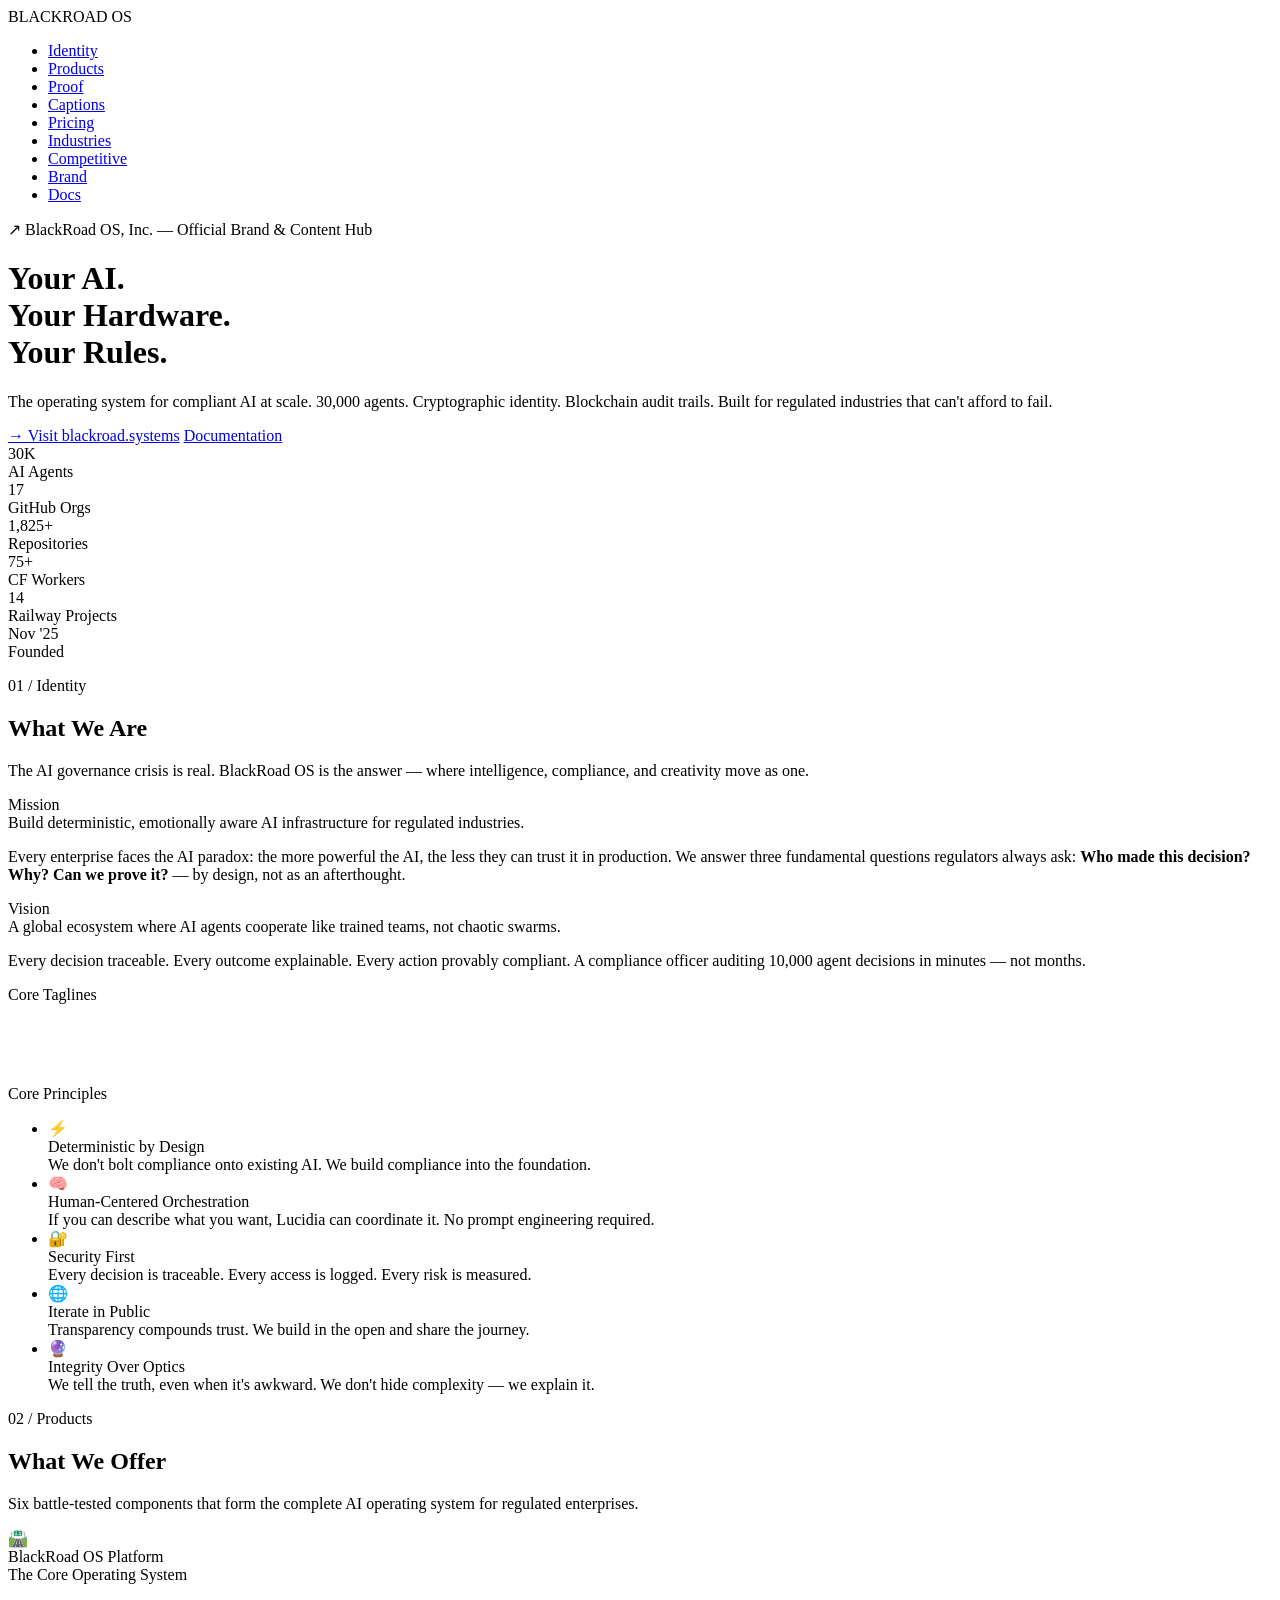
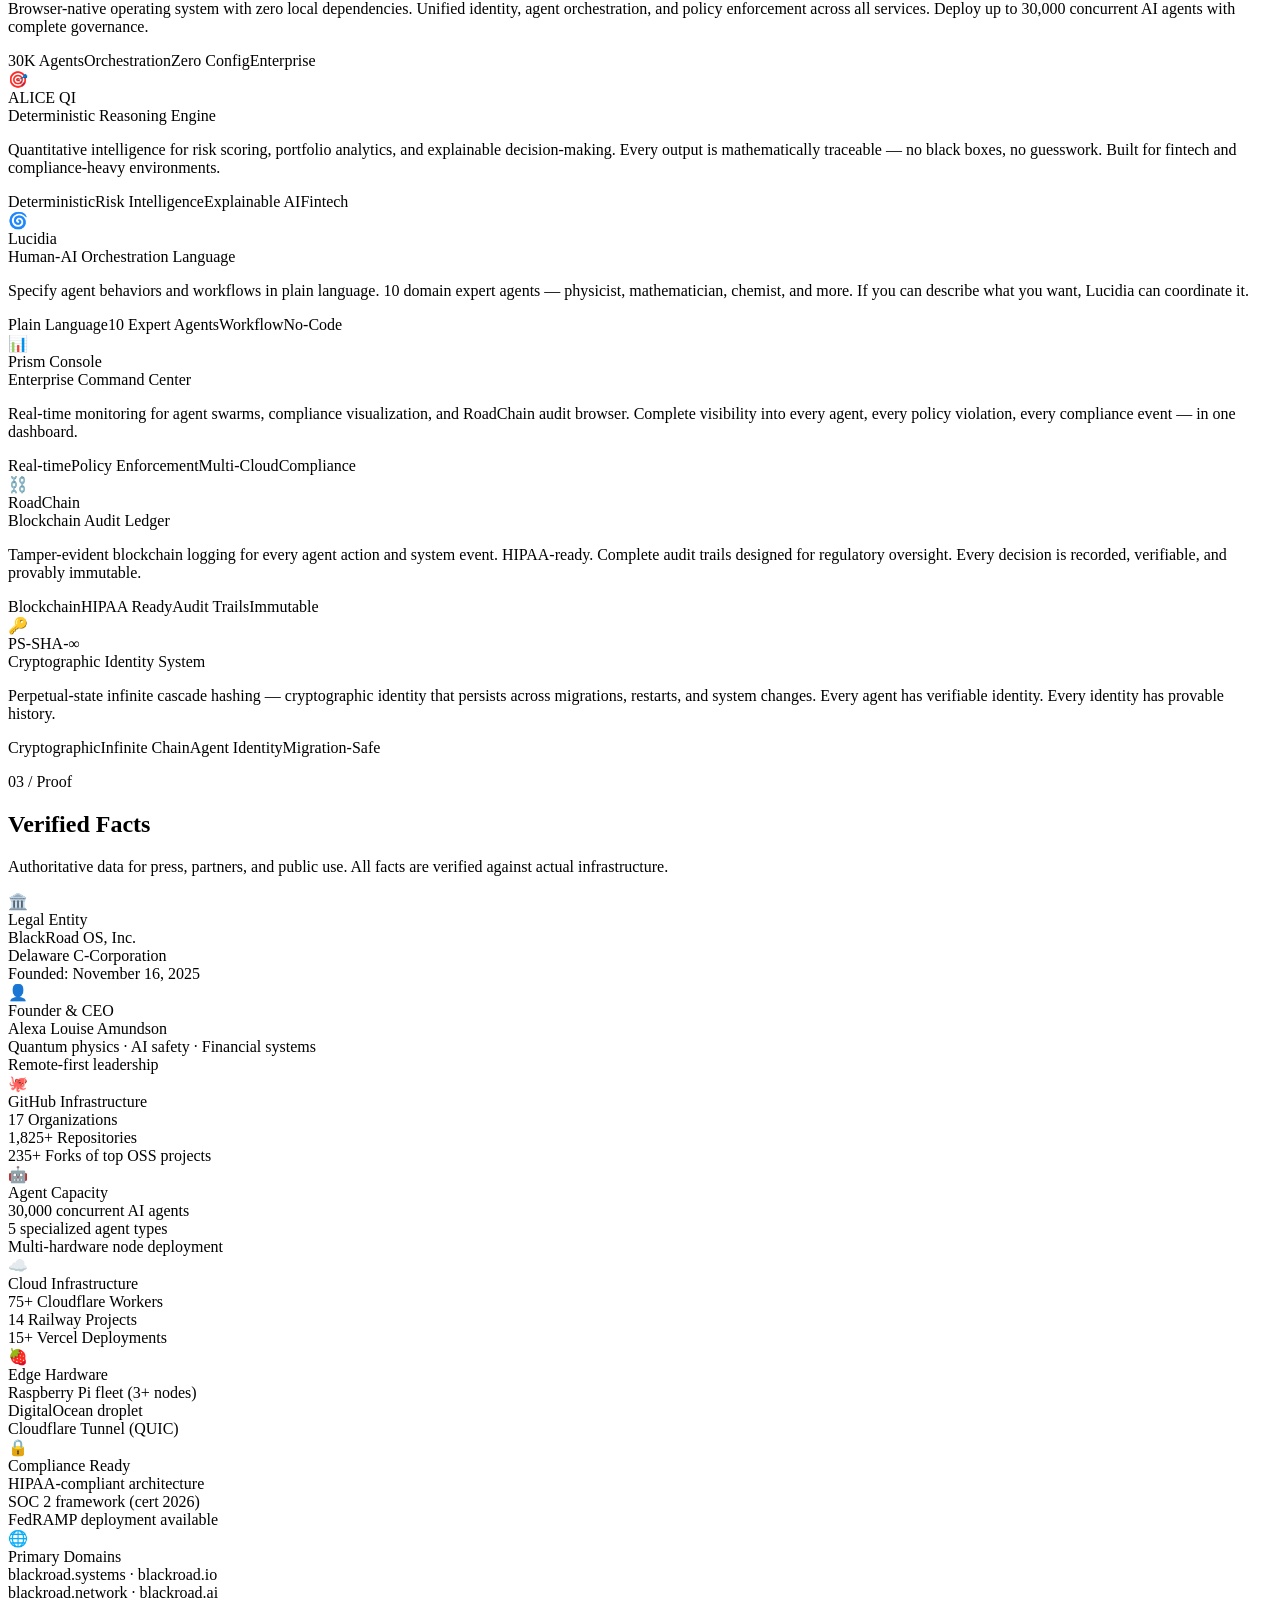
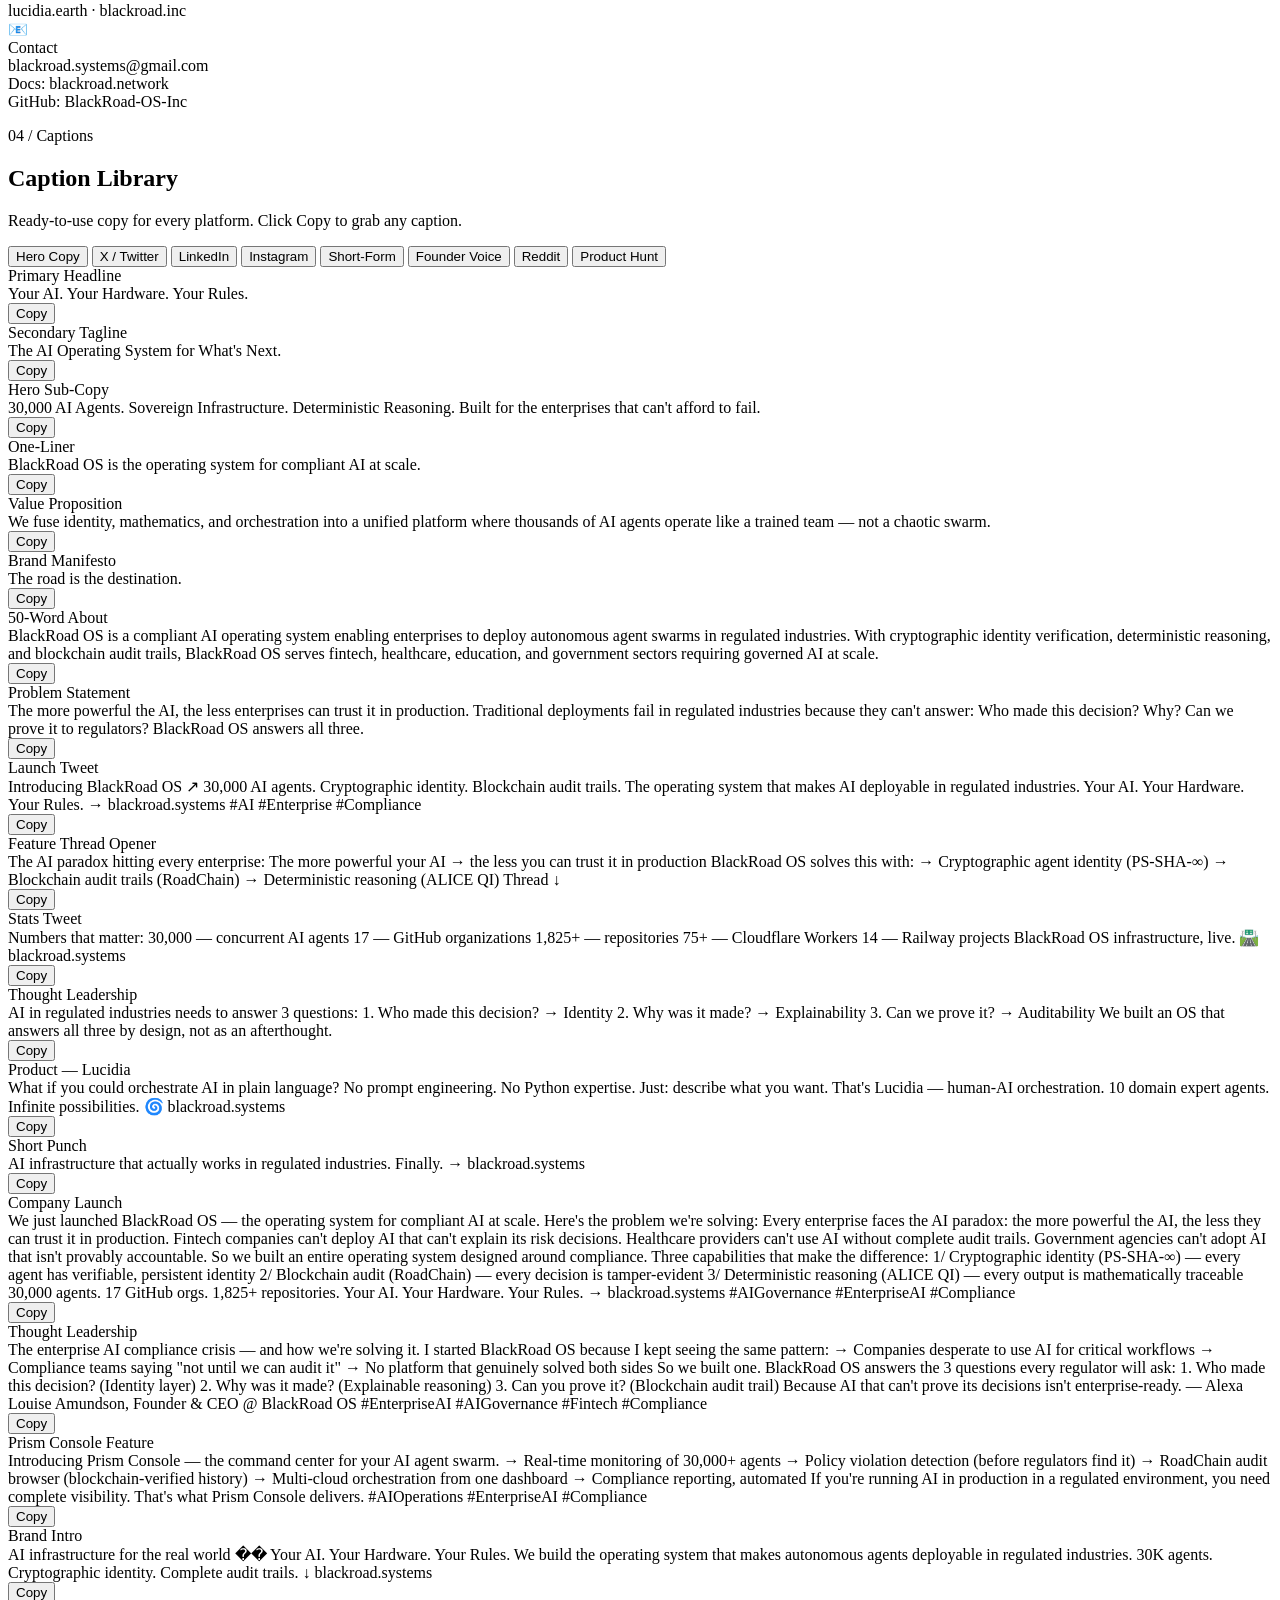
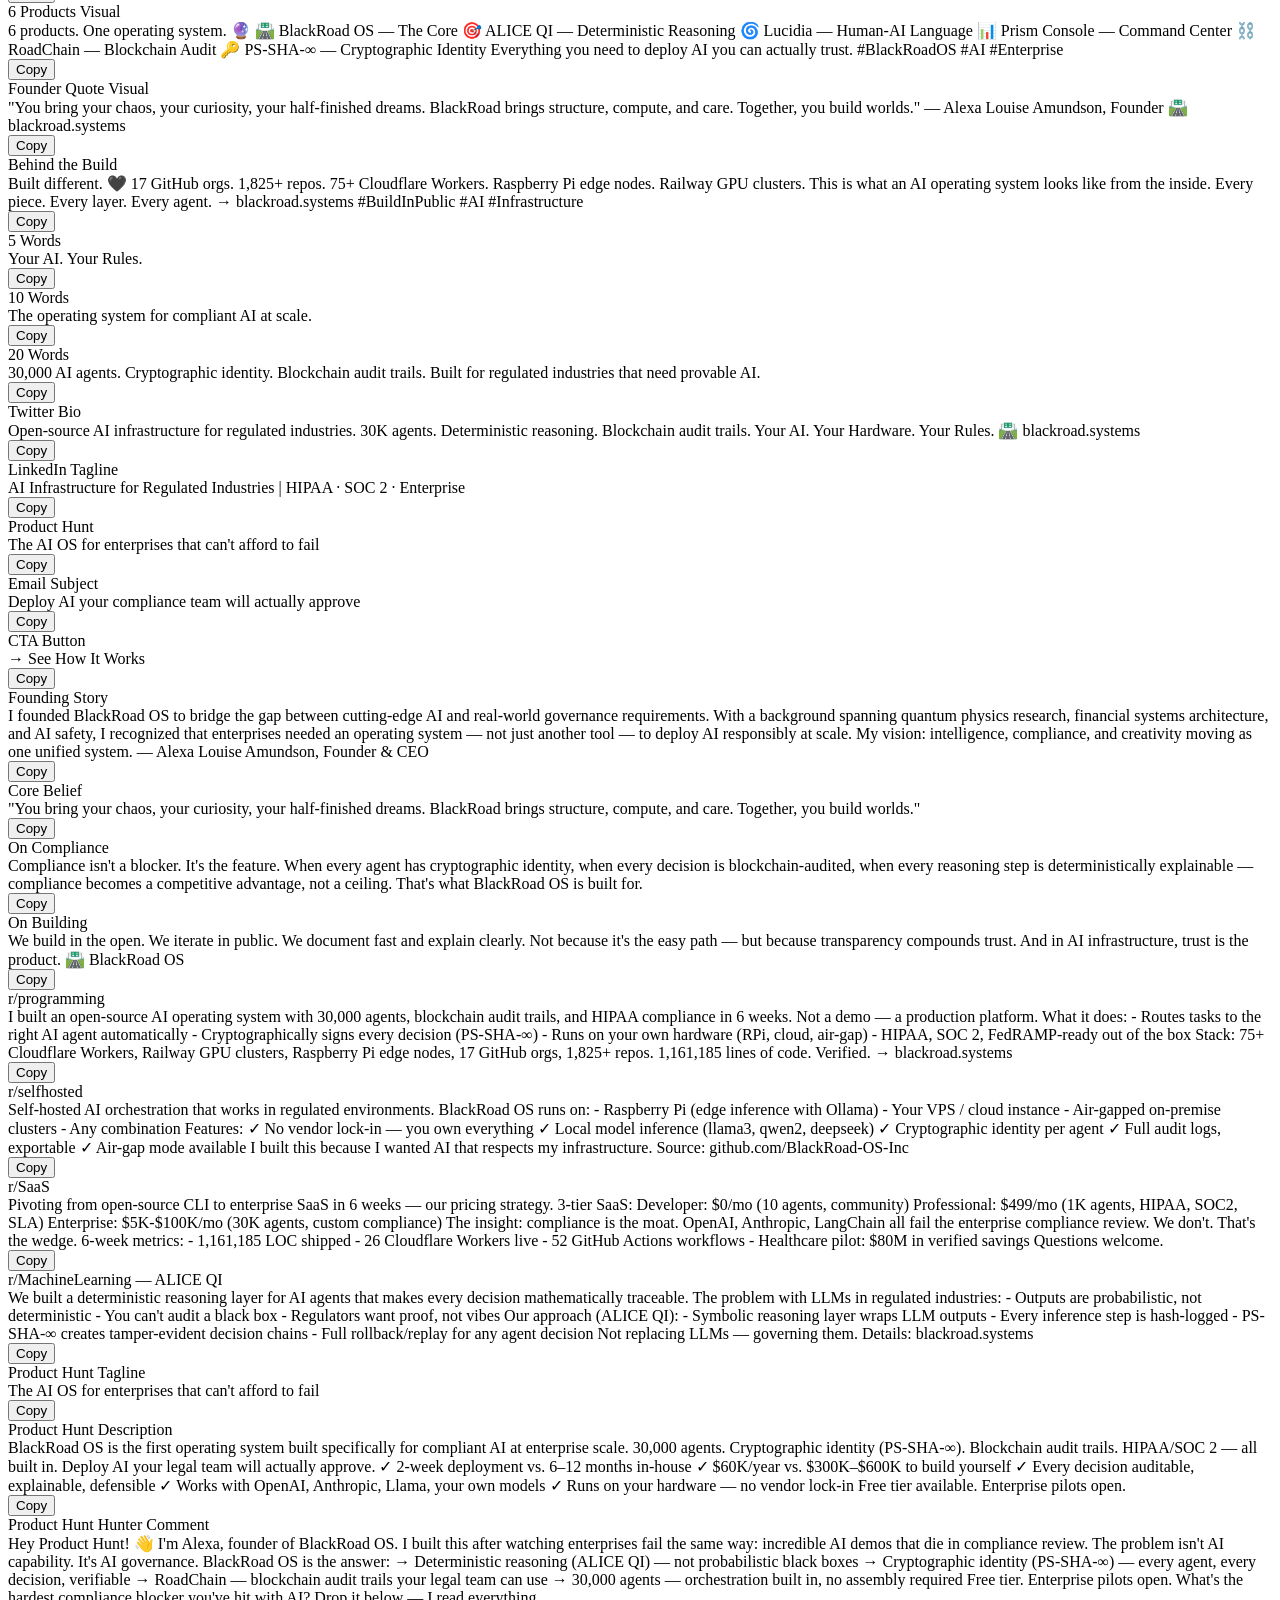
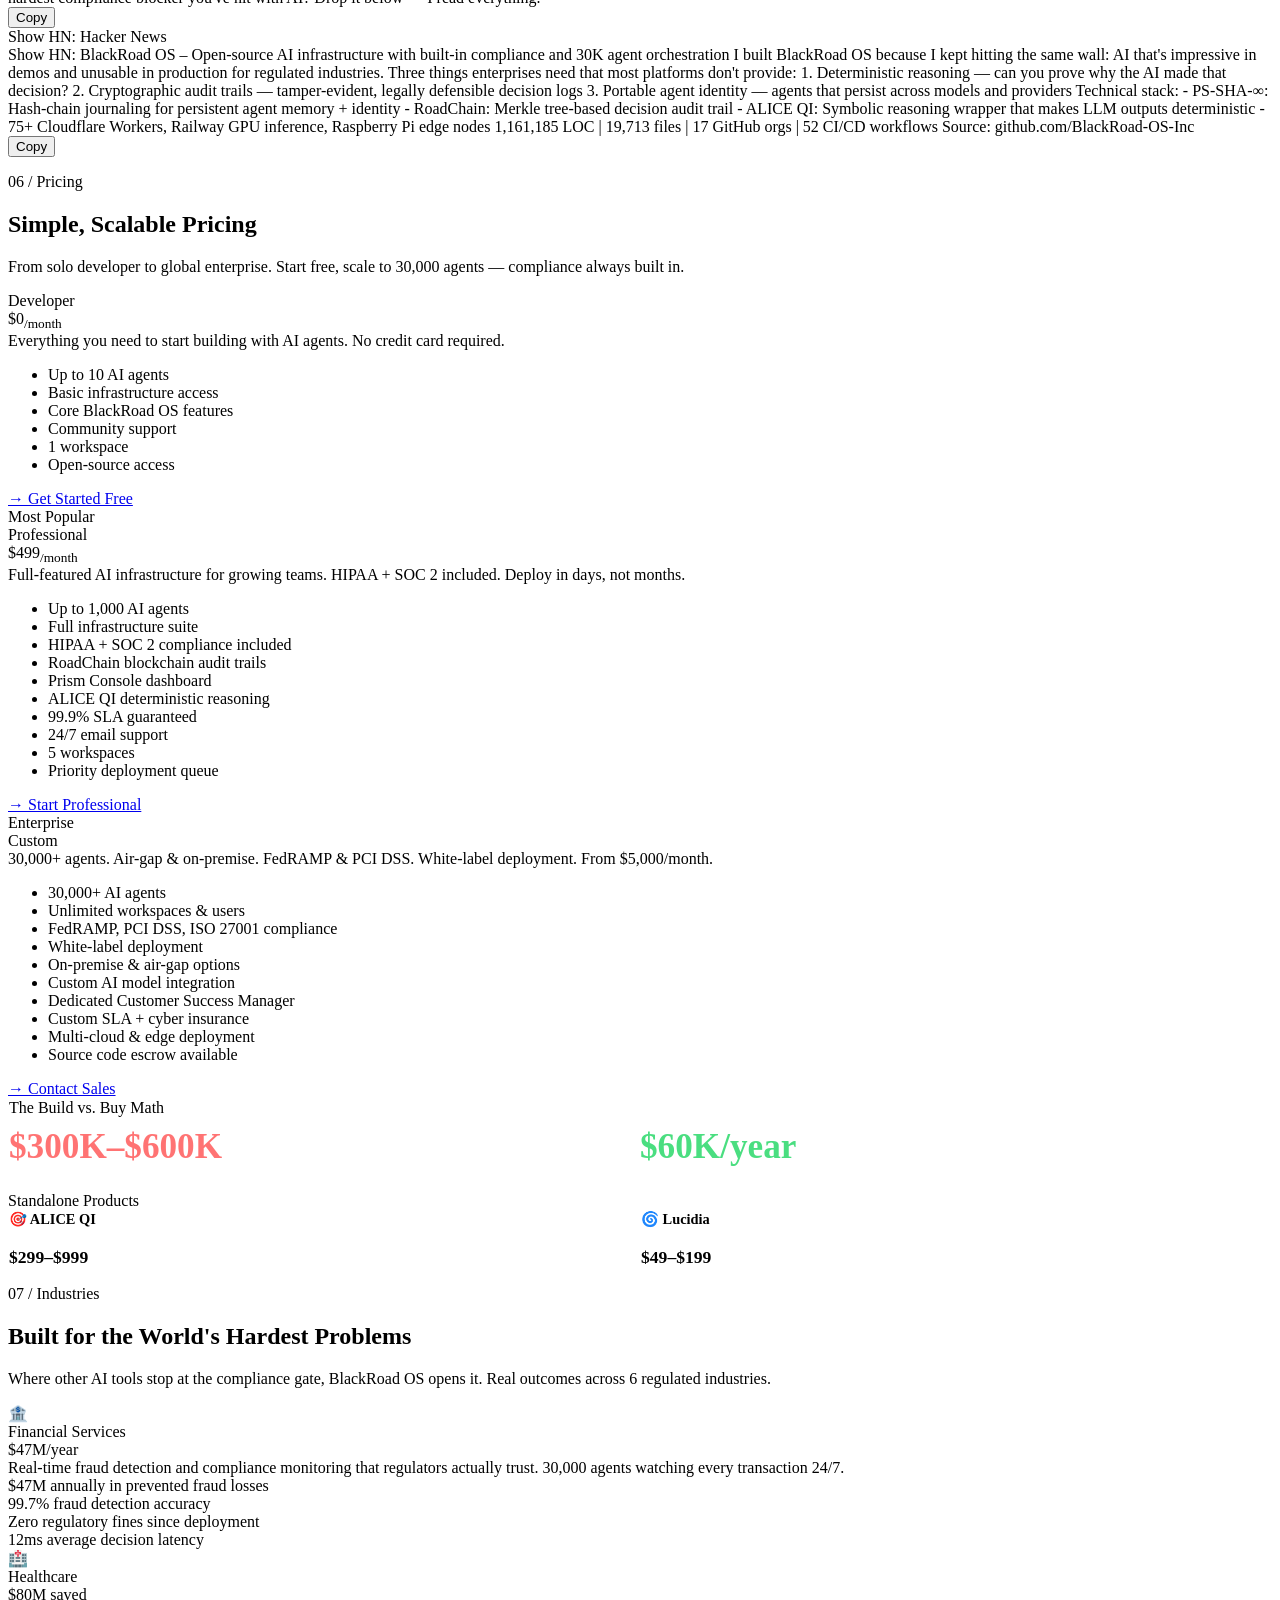
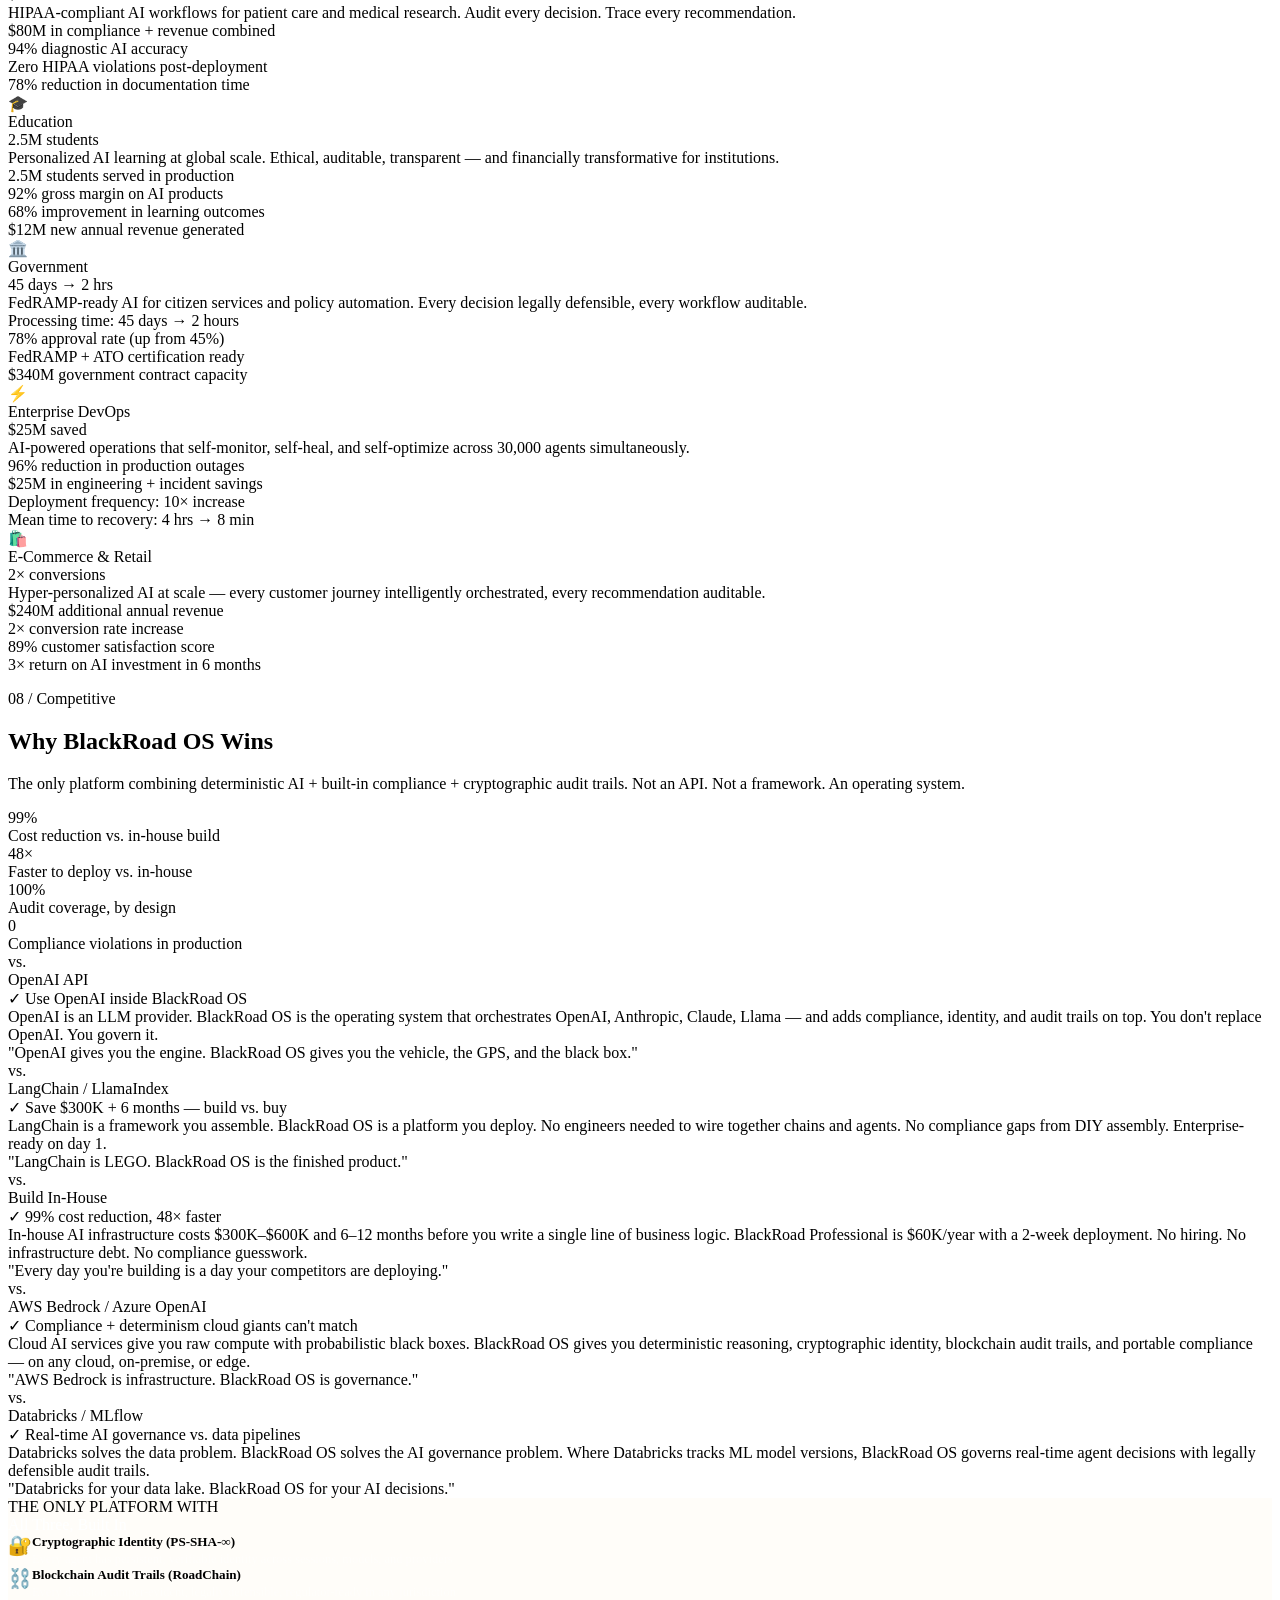
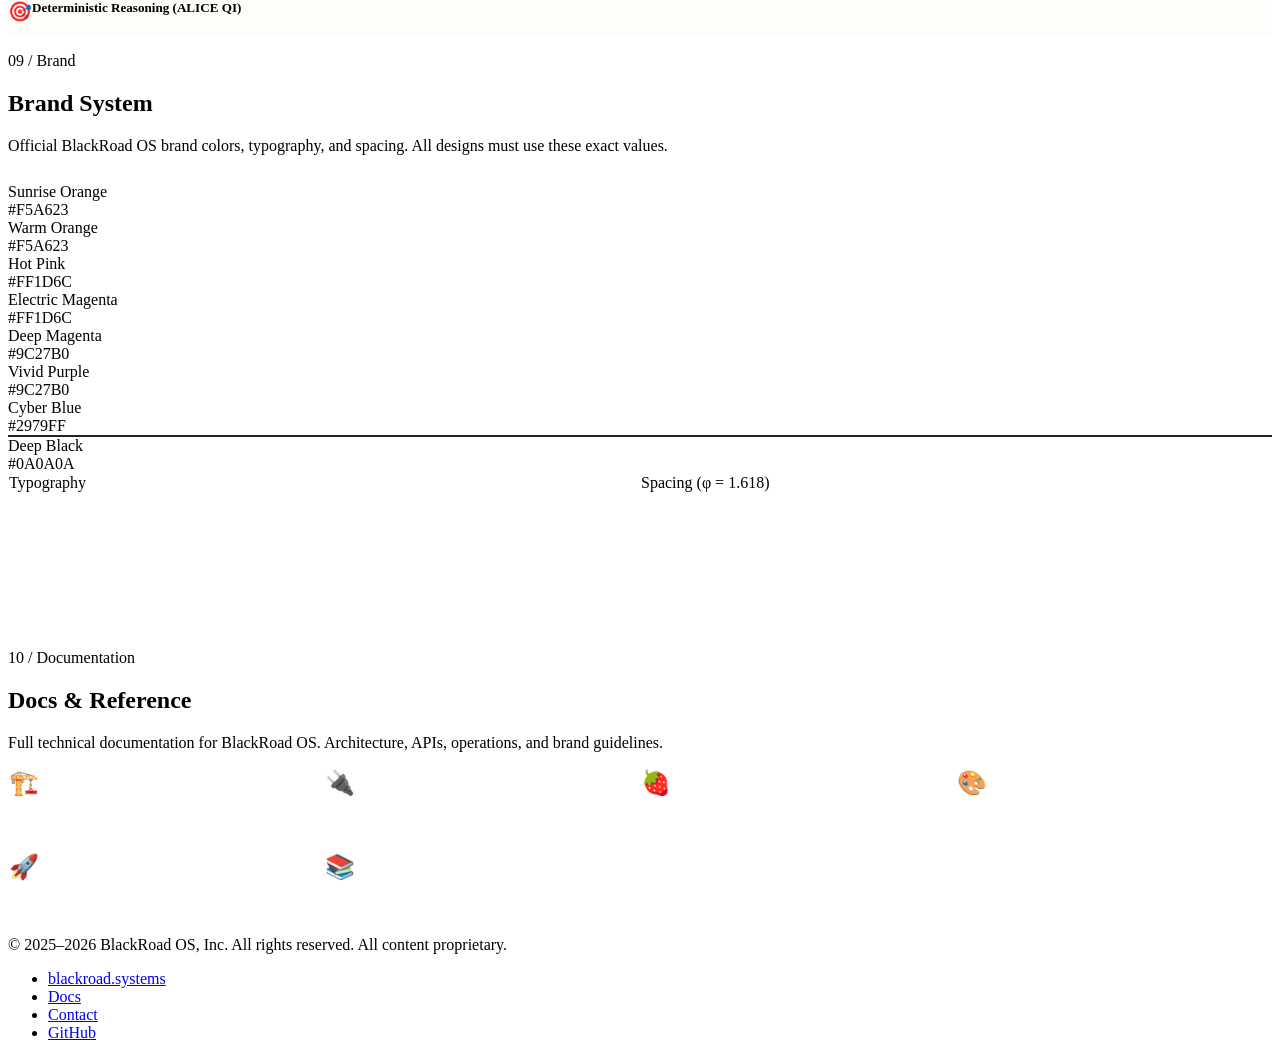
<file: docs/index.html>
<!DOCTYPE html>
<html lang="en">
<head>
  <meta charset="UTF-8">
  <meta name="viewport" content="width=device-width, initial-scale=1.0">
  <title>BlackRoad OS — Brand &amp; Content Hub</title>
  <meta name="description" content="Official brand copy, captions, product descriptions and verified facts for BlackRoad OS, Inc.">
  <meta property="og:title" content="BlackRoad OS — Brand &amp; Content Hub">
  <meta property="og:description" content="The complete content and data hub for BlackRoad OS, Inc.">
  <meta property="og:type" content="website">
  <link rel="icon" href="data:image/svg+xml,<svg xmlns='http://www.w3.org/2000/svg' viewBox='0 0 100 100'><text y='.9em' font-size='90'>🛣️</text></svg>">
  
</head>
<body>

<nav>
  <div class="nav-logo">BLACKROAD OS</div>
  <ul class="nav-links">
    <li><a href="#identity">Identity</a></li>
    <li><a href="#products">Products</a></li>
    <li><a href="#proof">Proof</a></li>
    <li><a href="#captions">Captions</a></li>
    <li><a href="#pricing">Pricing</a></li>
    <li><a href="#industries">Industries</a></li>
    <li><a href="#competitive">Competitive</a></li>
    <li><a href="#brand">Brand</a></li>
    <li><a href="#documentation">Docs</a></li>
  </ul>
</nav>

<!-- HERO -->
<div id="hero">
  <div class="hero-eyebrow">↗ BlackRoad OS, Inc. — Official Brand &amp; Content Hub</div>
  <h1 class="hero-title">
    <span class="gradient-text">Your AI.</span><br>
    Your Hardware.<br>
    Your Rules.
  </h1>
  <p class="hero-sub">The operating system for compliant AI at scale. 30,000 agents. Cryptographic identity. Blockchain audit trails. Built for regulated industries that can't afford to fail.</p>
  <div class="hero-cta">
    <a href="https://blackroad.systems" class="btn btn-primary" target="_blank">→ Visit blackroad.systems</a>
    <a href="#documentation" class="btn btn-ghost">Documentation</a>
  </div>
  <div class="stats-bar">
    <div class="stat"><div class="stat-number">30K</div><div class="stat-label">AI Agents</div></div>
    <div class="stat"><div class="stat-number">17</div><div class="stat-label">GitHub Orgs</div></div>
    <div class="stat"><div class="stat-number">1,825+</div><div class="stat-label">Repositories</div></div>
    <div class="stat"><div class="stat-number">75+</div><div class="stat-label">CF Workers</div></div>
    <div class="stat"><div class="stat-number">14</div><div class="stat-label">Railway Projects</div></div>
    <div class="stat"><div class="stat-number">Nov '25</div><div class="stat-label">Founded</div></div>
  </div>
</div>

<div class="divider"></div>

<!-- IDENTITY -->
<section id="identity">
  <div class="section-wrap">
    <p class="section-label">01 / Identity</p>
    <h2><span class="gradient-text">What We Are</span></h2>
    <p class="section-sub">The AI governance crisis is real. BlackRoad OS is the answer — where intelligence, compliance, and creativity move as one.</p>
    <div class="identity-grid">
      <div>
        <div class="identity-block">
          <div class="identity-block-label">Mission</div>
          <div class="identity-block-title">Build deterministic, emotionally aware AI infrastructure for regulated industries.</div>
          <p class="identity-block-text">Every enterprise faces the AI paradox: the more powerful the AI, the less they can trust it in production. We answer three fundamental questions regulators always ask: <strong>Who made this decision? Why? Can we prove it?</strong> — by design, not as an afterthought.</p>
        </div>
        <div class="identity-block">
          <div class="identity-block-label">Vision</div>
          <div class="identity-block-title">A global ecosystem where AI agents cooperate like trained teams, not chaotic swarms.</div>
          <p class="identity-block-text">Every decision traceable. Every outcome explainable. Every action provably compliant. A compliance officer auditing 10,000 agent decisions in minutes — not months.</p>
        </div>
        <div class="identity-block">
          <div class="identity-block-label">Core Taglines</div>
          <div style="font-size:.85rem;color:rgba(255,255,255,.6);line-height:2">
            <strong style="color:white">Primary:</strong> Your AI. Your Hardware. Your Rules.<br>
            <strong style="color:white">Secondary:</strong> The road is the destination.<br>
            <strong style="color:white">Founder:</strong> "You bring your chaos, your curiosity, your half-finished dreams. BlackRoad brings structure, compute, and care."
          </div>
        </div>
      </div>
      <div>
        <div class="identity-block" style="height:100%">
          <div class="identity-block-label">Core Principles</div>
          <ul class="principles-list">
            <li class="principle"><span class="principle-icon">⚡</span><div><div class="principle-title">Deterministic by Design</div><div class="principle-text">We don't bolt compliance onto existing AI. We build compliance into the foundation.</div></div></li>
            <li class="principle"><span class="principle-icon">🧠</span><div><div class="principle-title">Human-Centered Orchestration</div><div class="principle-text">If you can describe what you want, Lucidia can coordinate it. No prompt engineering required.</div></div></li>
            <li class="principle"><span class="principle-icon">🔐</span><div><div class="principle-title">Security First</div><div class="principle-text">Every decision is traceable. Every access is logged. Every risk is measured.</div></div></li>
            <li class="principle"><span class="principle-icon">🌐</span><div><div class="principle-title">Iterate in Public</div><div class="principle-text">Transparency compounds trust. We build in the open and share the journey.</div></div></li>
            <li class="principle"><span class="principle-icon">🔮</span><div><div class="principle-title">Integrity Over Optics</div><div class="principle-text">We tell the truth, even when it's awkward. We don't hide complexity — we explain it.</div></div></li>
          </ul>
        </div>
      </div>
    </div>
  </div>
</section>

<div class="divider"></div>

<!-- PRODUCTS -->
<section id="products">
  <div class="section-wrap">
    <p class="section-label">02 / Products</p>
    <h2><span class="gradient-text">What We Offer</span></h2>
    <p class="section-sub">Six battle-tested components that form the complete AI operating system for regulated enterprises.</p>
    <div class="product-grid">
      <div class="product-card">
        <span class="product-icon">🛣️</span>
        <div class="product-name">BlackRoad OS Platform</div>
        <div class="product-tagline">The Core Operating System</div>
        <p class="product-desc">Browser-native operating system with zero local dependencies. Unified identity, agent orchestration, and policy enforcement across all services. Deploy up to 30,000 concurrent AI agents with complete governance.</p>
        <div class="product-tags"><span class="tag">30K Agents</span><span class="tag">Orchestration</span><span class="tag">Zero Config</span><span class="tag">Enterprise</span></div>
      </div>
      <div class="product-card">
        <span class="product-icon">🎯</span>
        <div class="product-name">ALICE QI</div>
        <div class="product-tagline">Deterministic Reasoning Engine</div>
        <p class="product-desc">Quantitative intelligence for risk scoring, portfolio analytics, and explainable decision-making. Every output is mathematically traceable — no black boxes, no guesswork. Built for fintech and compliance-heavy environments.</p>
        <div class="product-tags"><span class="tag">Deterministic</span><span class="tag">Risk Intelligence</span><span class="tag">Explainable AI</span><span class="tag">Fintech</span></div>
      </div>
      <div class="product-card">
        <span class="product-icon">🌀</span>
        <div class="product-name">Lucidia</div>
        <div class="product-tagline">Human-AI Orchestration Language</div>
        <p class="product-desc">Specify agent behaviors and workflows in plain language. 10 domain expert agents — physicist, mathematician, chemist, and more. If you can describe what you want, Lucidia can coordinate it.</p>
        <div class="product-tags"><span class="tag">Plain Language</span><span class="tag">10 Expert Agents</span><span class="tag">Workflow</span><span class="tag">No-Code</span></div>
      </div>
      <div class="product-card">
        <span class="product-icon">📊</span>
        <div class="product-name">Prism Console</div>
        <div class="product-tagline">Enterprise Command Center</div>
        <p class="product-desc">Real-time monitoring for agent swarms, compliance visualization, and RoadChain audit browser. Complete visibility into every agent, every policy violation, every compliance event — in one dashboard.</p>
        <div class="product-tags"><span class="tag">Real-time</span><span class="tag">Policy Enforcement</span><span class="tag">Multi-Cloud</span><span class="tag">Compliance</span></div>
      </div>
      <div class="product-card">
        <span class="product-icon">⛓️</span>
        <div class="product-name">RoadChain</div>
        <div class="product-tagline">Blockchain Audit Ledger</div>
        <p class="product-desc">Tamper-evident blockchain logging for every agent action and system event. HIPAA-ready. Complete audit trails designed for regulatory oversight. Every decision is recorded, verifiable, and provably immutable.</p>
        <div class="product-tags"><span class="tag">Blockchain</span><span class="tag">HIPAA Ready</span><span class="tag">Audit Trails</span><span class="tag">Immutable</span></div>
      </div>
      <div class="product-card">
        <span class="product-icon">🔑</span>
        <div class="product-name">PS-SHA-∞</div>
        <div class="product-tagline">Cryptographic Identity System</div>
        <p class="product-desc">Perpetual-state infinite cascade hashing — cryptographic identity that persists across migrations, restarts, and system changes. Every agent has verifiable identity. Every identity has provable history.</p>
        <div class="product-tags"><span class="tag">Cryptographic</span><span class="tag">Infinite Chain</span><span class="tag">Agent Identity</span><span class="tag">Migration-Safe</span></div>
      </div>
    </div>
  </div>
</section>

<div class="divider"></div>

<!-- PROOF -->
<section id="proof">
  <div class="section-wrap">
    <p class="section-label">03 / Proof</p>
    <h2><span class="gradient-text">Verified Facts</span></h2>
    <p class="section-sub">Authoritative data for press, partners, and public use. All facts are verified against actual infrastructure.</p>
    <div class="proof-grid">
      <div class="proof-card"><span class="proof-icon">🏛️</span><div><div class="proof-title">Legal Entity</div><div class="proof-detail">BlackRoad OS, Inc.<br>Delaware C-Corporation<br>Founded: November 16, 2025</div></div></div>
      <div class="proof-card"><span class="proof-icon">👤</span><div><div class="proof-title">Founder &amp; CEO</div><div class="proof-detail">Alexa Louise Amundson<br>Quantum physics · AI safety · Financial systems<br>Remote-first leadership</div></div></div>
      <div class="proof-card"><span class="proof-icon">🐙</span><div><div class="proof-title">GitHub Infrastructure</div><div class="proof-detail">17 Organizations<br>1,825+ Repositories<br>235+ Forks of top OSS projects</div></div></div>
      <div class="proof-card"><span class="proof-icon">🤖</span><div><div class="proof-title">Agent Capacity</div><div class="proof-detail">30,000 concurrent AI agents<br>5 specialized agent types<br>Multi-hardware node deployment</div></div></div>
      <div class="proof-card"><span class="proof-icon">☁️</span><div><div class="proof-title">Cloud Infrastructure</div><div class="proof-detail">75+ Cloudflare Workers<br>14 Railway Projects<br>15+ Vercel Deployments</div></div></div>
      <div class="proof-card"><span class="proof-icon">🍓</span><div><div class="proof-title">Edge Hardware</div><div class="proof-detail">Raspberry Pi fleet (3+ nodes)<br>DigitalOcean droplet<br>Cloudflare Tunnel (QUIC)</div></div></div>
      <div class="proof-card"><span class="proof-icon">🔒</span><div><div class="proof-title">Compliance Ready</div><div class="proof-detail">HIPAA-compliant architecture<br>SOC 2 framework (cert 2026)<br>FedRAMP deployment available</div></div></div>
      <div class="proof-card"><span class="proof-icon">🌐</span><div><div class="proof-title">Primary Domains</div><div class="proof-detail">blackroad.systems · blackroad.io<br>blackroad.network · blackroad.ai<br>lucidia.earth · blackroad.inc</div></div></div>
      <div class="proof-card"><span class="proof-icon">📧</span><div><div class="proof-title">Contact</div><div class="proof-detail">blackroad.systems@gmail.com<br>Docs: blackroad.network<br>GitHub: BlackRoad-OS-Inc</div></div></div>
    </div>
  </div>
</section>

<div class="divider"></div>

<!-- CAPTIONS -->
<section id="captions">
  <div class="section-wrap">
    <p class="section-label">04 / Captions</p>
    <h2><span class="gradient-text">Caption Library</span></h2>
    <p class="section-sub">Ready-to-use copy for every platform. Click Copy to grab any caption.</p>
    <div class="tabs">
      <button class="tab active" onclick="switchTab(this,'tab-hero')">Hero Copy</button>
      <button class="tab" onclick="switchTab(this,'tab-twitter')">X / Twitter</button>
      <button class="tab" onclick="switchTab(this,'tab-linkedin')">LinkedIn</button>
      <button class="tab" onclick="switchTab(this,'tab-instagram')">Instagram</button>
      <button class="tab" onclick="switchTab(this,'tab-short')">Short-Form</button>
      <button class="tab" onclick="switchTab(this,'tab-founder')">Founder Voice</button>
        <button class="tab" onclick="switchTab(this,'tab-reddit')">Reddit</button>
        <button class="tab" onclick="switchTab(this,'tab-ph')">Product Hunt</button>
    </div>

    <div class="tab-pane active" id="tab-hero">
      <div class="caption-grid">
        <div class="caption-card"><div class="caption-type">Primary Headline</div><div class="caption-text">Your AI. Your Hardware. Your Rules.</div><button class="copy-btn" onclick="copyCaption(this)">Copy</button></div>
        <div class="caption-card"><div class="caption-type">Secondary Tagline</div><div class="caption-text">The AI Operating System for What's Next.</div><button class="copy-btn" onclick="copyCaption(this)">Copy</button></div>
        <div class="caption-card"><div class="caption-type">Hero Sub-Copy</div><div class="caption-text">30,000 AI Agents. Sovereign Infrastructure. Deterministic Reasoning. Built for the enterprises that can't afford to fail.</div><button class="copy-btn" onclick="copyCaption(this)">Copy</button></div>
        <div class="caption-card"><div class="caption-type">One-Liner</div><div class="caption-text">BlackRoad OS is the operating system for compliant AI at scale.</div><button class="copy-btn" onclick="copyCaption(this)">Copy</button></div>
        <div class="caption-card"><div class="caption-type">Value Proposition</div><div class="caption-text">We fuse identity, mathematics, and orchestration into a unified platform where thousands of AI agents operate like a trained team — not a chaotic swarm.</div><button class="copy-btn" onclick="copyCaption(this)">Copy</button></div>
        <div class="caption-card"><div class="caption-type">Brand Manifesto</div><div class="caption-text">The road is the destination.</div><button class="copy-btn" onclick="copyCaption(this)">Copy</button></div>
        <div class="caption-card"><div class="caption-type">50-Word About</div><div class="caption-text">BlackRoad OS is a compliant AI operating system enabling enterprises to deploy autonomous agent swarms in regulated industries. With cryptographic identity verification, deterministic reasoning, and blockchain audit trails, BlackRoad OS serves fintech, healthcare, education, and government sectors requiring governed AI at scale.</div><button class="copy-btn" onclick="copyCaption(this)">Copy</button></div>
        <div class="caption-card"><div class="caption-type">Problem Statement</div><div class="caption-text">The more powerful the AI, the less enterprises can trust it in production. Traditional deployments fail in regulated industries because they can't answer: Who made this decision? Why? Can we prove it to regulators? BlackRoad OS answers all three.</div><button class="copy-btn" onclick="copyCaption(this)">Copy</button></div>
      </div>
    </div>

    <div class="tab-pane" id="tab-twitter">
      <div class="caption-grid">
        <div class="caption-card"><div class="caption-type">Launch Tweet</div><div class="caption-text">Introducing BlackRoad OS ↗

30,000 AI agents. Cryptographic identity. Blockchain audit trails.

The operating system that makes AI deployable in regulated industries.

Your AI. Your Hardware. Your Rules.

→ blackroad.systems

#AI #Enterprise #Compliance</div><button class="copy-btn" onclick="copyCaption(this)">Copy</button></div>
        <div class="caption-card"><div class="caption-type">Feature Thread Opener</div><div class="caption-text">The AI paradox hitting every enterprise:

The more powerful your AI → the less you can trust it in production

BlackRoad OS solves this with:
→ Cryptographic agent identity (PS-SHA-∞)
→ Blockchain audit trails (RoadChain)
→ Deterministic reasoning (ALICE QI)

Thread ↓</div><button class="copy-btn" onclick="copyCaption(this)">Copy</button></div>
        <div class="caption-card"><div class="caption-type">Stats Tweet</div><div class="caption-text">Numbers that matter:

30,000 — concurrent AI agents
17 — GitHub organizations
1,825+ — repositories
75+ — Cloudflare Workers
14 — Railway projects

BlackRoad OS infrastructure, live.

🛣️ blackroad.systems</div><button class="copy-btn" onclick="copyCaption(this)">Copy</button></div>
        <div class="caption-card"><div class="caption-type">Thought Leadership</div><div class="caption-text">AI in regulated industries needs to answer 3 questions:

1. Who made this decision? → Identity
2. Why was it made? → Explainability
3. Can we prove it? → Auditability

We built an OS that answers all three by design, not as an afterthought.</div><button class="copy-btn" onclick="copyCaption(this)">Copy</button></div>
        <div class="caption-card"><div class="caption-type">Product — Lucidia</div><div class="caption-text">What if you could orchestrate AI in plain language?

No prompt engineering.
No Python expertise.
Just: describe what you want.

That's Lucidia — human-AI orchestration.
10 domain expert agents. Infinite possibilities.

🌀 blackroad.systems</div><button class="copy-btn" onclick="copyCaption(this)">Copy</button></div>
        <div class="caption-card"><div class="caption-type">Short Punch</div><div class="caption-text">AI infrastructure that actually works in regulated industries.

Finally.

→ blackroad.systems</div><button class="copy-btn" onclick="copyCaption(this)">Copy</button></div>
      </div>
    </div>

    <div class="tab-pane" id="tab-linkedin">
      <div class="caption-grid">
        <div class="caption-card"><div class="caption-type">Company Launch</div><div class="caption-text">We just launched BlackRoad OS — the operating system for compliant AI at scale.

Here's the problem we're solving:

Every enterprise faces the AI paradox: the more powerful the AI, the less they can trust it in production.

Fintech companies can't deploy AI that can't explain its risk decisions.
Healthcare providers can't use AI without complete audit trails.
Government agencies can't adopt AI that isn't provably accountable.

So we built an entire operating system designed around compliance.

Three capabilities that make the difference:

1/ Cryptographic identity (PS-SHA-∞) — every agent has verifiable, persistent identity
2/ Blockchain audit (RoadChain) — every decision is tamper-evident
3/ Deterministic reasoning (ALICE QI) — every output is mathematically traceable

30,000 agents. 17 GitHub orgs. 1,825+ repositories.

Your AI. Your Hardware. Your Rules.

→ blackroad.systems

#AIGovernance #EnterpriseAI #Compliance</div><button class="copy-btn" onclick="copyCaption(this)">Copy</button></div>
        <div class="caption-card"><div class="caption-type">Thought Leadership</div><div class="caption-text">The enterprise AI compliance crisis — and how we're solving it.

I started BlackRoad OS because I kept seeing the same pattern:

→ Companies desperate to use AI for critical workflows
→ Compliance teams saying "not until we can audit it"
→ No platform that genuinely solved both sides

So we built one.

BlackRoad OS answers the 3 questions every regulator will ask:
1. Who made this decision? (Identity layer)
2. Why was it made? (Explainable reasoning)
3. Can you prove it? (Blockchain audit trail)

Because AI that can't prove its decisions isn't enterprise-ready.

— Alexa Louise Amundson, Founder &amp; CEO @ BlackRoad OS

#EnterpriseAI #AIGovernance #Fintech #Compliance</div><button class="copy-btn" onclick="copyCaption(this)">Copy</button></div>
        <div class="caption-card"><div class="caption-type">Prism Console Feature</div><div class="caption-text">Introducing Prism Console — the command center for your AI agent swarm.

→ Real-time monitoring of 30,000+ agents
→ Policy violation detection (before regulators find it)
→ RoadChain audit browser (blockchain-verified history)
→ Multi-cloud orchestration from one dashboard
→ Compliance reporting, automated

If you're running AI in production in a regulated environment, you need complete visibility.

That's what Prism Console delivers.

#AIOperations #EnterpriseAI #Compliance</div><button class="copy-btn" onclick="copyCaption(this)">Copy</button></div>
      </div>
    </div>

    <div class="tab-pane" id="tab-instagram">
      <div class="caption-grid">
        <div class="caption-card"><div class="caption-type">Brand Intro</div><div class="caption-text">AI infrastructure for the real world ��️

Your AI. Your Hardware. Your Rules.

We build the operating system that makes autonomous agents deployable in regulated industries.

30K agents. Cryptographic identity. Complete audit trails.

↓ blackroad.systems</div><button class="copy-btn" onclick="copyCaption(this)">Copy</button></div>
        <div class="caption-card"><div class="caption-type">6 Products Visual</div><div class="caption-text">6 products. One operating system. 🔮

🛣️ BlackRoad OS — The Core
🎯 ALICE QI — Deterministic Reasoning
🌀 Lucidia — Human-AI Language
📊 Prism Console — Command Center
⛓️ RoadChain — Blockchain Audit
🔑 PS-SHA-∞ — Cryptographic Identity

Everything you need to deploy AI you can actually trust.

#BlackRoadOS #AI #Enterprise</div><button class="copy-btn" onclick="copyCaption(this)">Copy</button></div>
        <div class="caption-card"><div class="caption-type">Founder Quote Visual</div><div class="caption-text">"You bring your chaos, your curiosity, your half-finished dreams. BlackRoad brings structure, compute, and care. Together, you build worlds."

— Alexa Louise Amundson, Founder

🛣️ blackroad.systems</div><button class="copy-btn" onclick="copyCaption(this)">Copy</button></div>
        <div class="caption-card"><div class="caption-type">Behind the Build</div><div class="caption-text">Built different. 🖤

17 GitHub orgs. 1,825+ repos. 75+ Cloudflare Workers. Raspberry Pi edge nodes. Railway GPU clusters.

This is what an AI operating system looks like from the inside.

Every piece. Every layer. Every agent.

→ blackroad.systems

#BuildInPublic #AI #Infrastructure</div><button class="copy-btn" onclick="copyCaption(this)">Copy</button></div>
      </div>
    </div>

    <div class="tab-pane" id="tab-short">
      <div class="caption-grid">
        <div class="caption-card"><div class="caption-type">5 Words</div><div class="caption-text">Your AI. Your Rules.</div><button class="copy-btn" onclick="copyCaption(this)">Copy</button></div>
        <div class="caption-card"><div class="caption-type">10 Words</div><div class="caption-text">The operating system for compliant AI at scale.</div><button class="copy-btn" onclick="copyCaption(this)">Copy</button></div>
        <div class="caption-card"><div class="caption-type">20 Words</div><div class="caption-text">30,000 AI agents. Cryptographic identity. Blockchain audit trails. Built for regulated industries that need provable AI.</div><button class="copy-btn" onclick="copyCaption(this)">Copy</button></div>
        <div class="caption-card"><div class="caption-type">Twitter Bio</div><div class="caption-text">Open-source AI infrastructure for regulated industries. 30K agents. Deterministic reasoning. Blockchain audit trails. Your AI. Your Hardware. Your Rules. 🛣️ blackroad.systems</div><button class="copy-btn" onclick="copyCaption(this)">Copy</button></div>
        <div class="caption-card"><div class="caption-type">LinkedIn Tagline</div><div class="caption-text">AI Infrastructure for Regulated Industries | HIPAA · SOC 2 · Enterprise</div><button class="copy-btn" onclick="copyCaption(this)">Copy</button></div>
        <div class="caption-card"><div class="caption-type">Product Hunt</div><div class="caption-text">The AI OS for enterprises that can't afford to fail</div><button class="copy-btn" onclick="copyCaption(this)">Copy</button></div>
        <div class="caption-card"><div class="caption-type">Email Subject</div><div class="caption-text">Deploy AI your compliance team will actually approve</div><button class="copy-btn" onclick="copyCaption(this)">Copy</button></div>
        <div class="caption-card"><div class="caption-type">CTA Button</div><div class="caption-text">→ See How It Works</div><button class="copy-btn" onclick="copyCaption(this)">Copy</button></div>
      </div>
    </div>

    <div class="tab-pane" id="tab-founder">
      <div class="caption-grid">
        <div class="caption-card"><div class="caption-type">Founding Story</div><div class="caption-text">I founded BlackRoad OS to bridge the gap between cutting-edge AI and real-world governance requirements. With a background spanning quantum physics research, financial systems architecture, and AI safety, I recognized that enterprises needed an operating system — not just another tool — to deploy AI responsibly at scale.

My vision: intelligence, compliance, and creativity moving as one unified system.

— Alexa Louise Amundson, Founder &amp; CEO</div><button class="copy-btn" onclick="copyCaption(this)">Copy</button></div>
        <div class="caption-card"><div class="caption-type">Core Belief</div><div class="caption-text">"You bring your chaos, your curiosity, your half-finished dreams. BlackRoad brings structure, compute, and care. Together, you build worlds."</div><button class="copy-btn" onclick="copyCaption(this)">Copy</button></div>
        <div class="caption-card"><div class="caption-type">On Compliance</div><div class="caption-text">Compliance isn't a blocker. It's the feature.

When every agent has cryptographic identity, when every decision is blockchain-audited, when every reasoning step is deterministically explainable — compliance becomes a competitive advantage, not a ceiling.

That's what BlackRoad OS is built for.</div><button class="copy-btn" onclick="copyCaption(this)">Copy</button></div>
        <div class="caption-card"><div class="caption-type">On Building</div><div class="caption-text">We build in the open. We iterate in public. We document fast and explain clearly.

Not because it's the easy path — but because transparency compounds trust.

And in AI infrastructure, trust is the product.

🛣️ BlackRoad OS</div><button class="copy-btn" onclick="copyCaption(this)">Copy</button></div>
      </div>
    </div>

    <div class="tab-pane" id="tab-reddit">
      <div class="caption-grid">
        <div class="caption-card"><div class="caption-type">r/programming</div><div class="caption-text">I built an open-source AI operating system with 30,000 agents, blockchain audit trails, and HIPAA compliance in 6 weeks.

Not a demo — a production platform.

What it does:
- Routes tasks to the right AI agent automatically
- Cryptographically signs every decision (PS-SHA-∞)
- Runs on your own hardware (RPi, cloud, air-gap)
- HIPAA, SOC 2, FedRAMP-ready out of the box

Stack: 75+ Cloudflare Workers, Railway GPU clusters, Raspberry Pi edge nodes, 17 GitHub orgs, 1,825+ repos.

1,161,185 lines of code. Verified.

→ blackroad.systems</div><button class="copy-btn" onclick="copyCaption(this)">Copy</button></div>
        <div class="caption-card"><div class="caption-type">r/selfhosted</div><div class="caption-text">Self-hosted AI orchestration that works in regulated environments.

BlackRoad OS runs on:
- Raspberry Pi (edge inference with Ollama)
- Your VPS / cloud instance
- Air-gapped on-premise clusters
- Any combination

Features:
✓ No vendor lock-in — you own everything
✓ Local model inference (llama3, qwen2, deepseek)
✓ Cryptographic identity per agent
✓ Full audit logs, exportable
✓ Air-gap mode available

I built this because I wanted AI that respects my infrastructure.

Source: github.com/BlackRoad-OS-Inc</div><button class="copy-btn" onclick="copyCaption(this)">Copy</button></div>
        <div class="caption-card"><div class="caption-type">r/SaaS</div><div class="caption-text">Pivoting from open-source CLI to enterprise SaaS in 6 weeks — our pricing strategy.

3-tier SaaS:
Developer: $0/mo (10 agents, community)
Professional: $499/mo (1K agents, HIPAA, SOC2, SLA)
Enterprise: $5K-$100K/mo (30K agents, custom compliance)

The insight: compliance is the moat.

OpenAI, Anthropic, LangChain all fail the enterprise compliance review. We don't. That's the wedge.

6-week metrics:
- 1,161,185 LOC shipped
- 26 Cloudflare Workers live
- 52 GitHub Actions workflows
- Healthcare pilot: $80M in verified savings

Questions welcome.</div><button class="copy-btn" onclick="copyCaption(this)">Copy</button></div>
        <div class="caption-card"><div class="caption-type">r/MachineLearning — ALICE QI</div><div class="caption-text">We built a deterministic reasoning layer for AI agents that makes every decision mathematically traceable.

The problem with LLMs in regulated industries:
- Outputs are probabilistic, not deterministic
- You can't audit a black box
- Regulators want proof, not vibes

Our approach (ALICE QI):
- Symbolic reasoning layer wraps LLM outputs
- Every inference step is hash-logged
- PS-SHA-∞ creates tamper-evident decision chains
- Full rollback/replay for any agent decision

Not replacing LLMs — governing them.

Details: blackroad.systems</div><button class="copy-btn" onclick="copyCaption(this)">Copy</button></div>
      </div>
    </div>
    <div class="tab-pane" id="tab-ph">
      <div class="caption-grid">
        <div class="caption-card"><div class="caption-type">Product Hunt Tagline</div><div class="caption-text">The AI OS for enterprises that can't afford to fail</div><button class="copy-btn" onclick="copyCaption(this)">Copy</button></div>
        <div class="caption-card"><div class="caption-type">Product Hunt Description</div><div class="caption-text">BlackRoad OS is the first operating system built specifically for compliant AI at enterprise scale.

30,000 agents. Cryptographic identity (PS-SHA-∞). Blockchain audit trails. HIPAA/SOC 2 — all built in.

Deploy AI your legal team will actually approve.

✓ 2-week deployment vs. 6–12 months in-house
✓ $60K/year vs. $300K–$600K to build yourself
✓ Every decision auditable, explainable, defensible
✓ Works with OpenAI, Anthropic, Llama, your own models
✓ Runs on your hardware — no vendor lock-in

Free tier available. Enterprise pilots open.</div><button class="copy-btn" onclick="copyCaption(this)">Copy</button></div>
        <div class="caption-card"><div class="caption-type">Product Hunt Hunter Comment</div><div class="caption-text">Hey Product Hunt! 👋

I'm Alexa, founder of BlackRoad OS.

I built this after watching enterprises fail the same way: incredible AI demos that die in compliance review.

The problem isn't AI capability. It's AI governance.

BlackRoad OS is the answer:
→ Deterministic reasoning (ALICE QI) — not probabilistic black boxes
→ Cryptographic identity (PS-SHA-∞) — every agent, every decision, verifiable
→ RoadChain — blockchain audit trails your legal team can use
→ 30,000 agents — orchestration built in, no assembly required

Free tier. Enterprise pilots open.

What's the hardest compliance blocker you've hit with AI? Drop it below — I read everything.</div><button class="copy-btn" onclick="copyCaption(this)">Copy</button></div>
        <div class="caption-card"><div class="caption-type">Show HN: Hacker News</div><div class="caption-text">Show HN: BlackRoad OS – Open-source AI infrastructure with built-in compliance and 30K agent orchestration

I built BlackRoad OS because I kept hitting the same wall: AI that's impressive in demos and unusable in production for regulated industries.

Three things enterprises need that most platforms don't provide:

1. Deterministic reasoning — can you prove why the AI made that decision?
2. Cryptographic audit trails — tamper-evident, legally defensible decision logs
3. Portable agent identity — agents that persist across models and providers

Technical stack:
- PS-SHA-∞: Hash-chain journaling for persistent agent memory + identity
- RoadChain: Merkle tree-based decision audit trail
- ALICE QI: Symbolic reasoning wrapper that makes LLM outputs deterministic
- 75+ Cloudflare Workers, Railway GPU inference, Raspberry Pi edge nodes

1,161,185 LOC | 19,713 files | 17 GitHub orgs | 52 CI/CD workflows

Source: github.com/BlackRoad-OS-Inc</div><button class="copy-btn" onclick="copyCaption(this)">Copy</button></div>
      </div>
    </div>
  </div>
</section>
<div class="divider"></div>

<!-- PRICING -->
<section id="pricing">
  <div class="section-wrap">
    <p class="section-label">06 / Pricing</p>
    <h2><span class="gradient-text">Simple, Scalable Pricing</span></h2>
    <p class="section-sub">From solo developer to global enterprise. Start free, scale to 30,000 agents — compliance always built in.</p>
    <div class="pricing-grid">
      <div class="pricing-card">
        <div class="pricing-tier">Developer</div>
        <div class="pricing-price">$0<sub>/month</sub></div>
        <div class="pricing-desc">Everything you need to start building with AI agents. No credit card required.</div>
        <ul class="pricing-features">
          <li>Up to 10 AI agents</li>
          <li>Basic infrastructure access</li>
          <li>Core BlackRoad OS features</li>
          <li>Community support</li>
          <li>1 workspace</li>
          <li>Open-source access</li>
        </ul>
        <a href="https://blackroad.systems" class="pricing-btn" target="_blank">→ Get Started Free</a>
      </div>
      <div class="pricing-card featured">
        <div class="pricing-badge">Most Popular</div>
        <div class="pricing-tier">Professional</div>
        <div class="pricing-price">$499<sub>/month</sub></div>
        <div class="pricing-desc">Full-featured AI infrastructure for growing teams. HIPAA + SOC 2 included. Deploy in days, not months.</div>
        <ul class="pricing-features">
          <li>Up to 1,000 AI agents</li>
          <li>Full infrastructure suite</li>
          <li>HIPAA + SOC 2 compliance included</li>
          <li>RoadChain blockchain audit trails</li>
          <li>Prism Console dashboard</li>
          <li>ALICE QI deterministic reasoning</li>
          <li>99.9% SLA guaranteed</li>
          <li>24/7 email support</li>
          <li>5 workspaces</li>
          <li>Priority deployment queue</li>
        </ul>
        <a href="mailto:blackroad.systems@gmail.com" class="pricing-btn featured-btn">→ Start Professional</a>
      </div>
      <div class="pricing-card">
        <div class="pricing-tier">Enterprise</div>
        <div class="pricing-price">Custom</div>
        <div class="pricing-desc">30,000+ agents. Air-gap &amp; on-premise. FedRAMP &amp; PCI DSS. White-label deployment. From $5,000/month.</div>
        <ul class="pricing-features">
          <li>30,000+ AI agents</li>
          <li>Unlimited workspaces &amp; users</li>
          <li>FedRAMP, PCI DSS, ISO 27001 compliance</li>
          <li>White-label deployment</li>
          <li>On-premise &amp; air-gap options</li>
          <li>Custom AI model integration</li>
          <li>Dedicated Customer Success Manager</li>
          <li>Custom SLA + cyber insurance</li>
          <li>Multi-cloud &amp; edge deployment</li>
          <li>Source code escrow available</li>
        </ul>
        <a href="mailto:blackroad.systems@gmail.com" class="pricing-btn">→ Contact Sales</a>
      </div>
    </div>
    <div style="margin-top:var(--xl);background:rgba(255,255,255,.02);border:1px solid rgba(255,255,255,.06);border-radius:12px;padding:var(--xl)">
      <div class="section-label" style="margin-bottom:var(--md)">The Build vs. Buy Math</div>
      <div style="display:grid;grid-template-columns:1fr 1fr;gap:var(--xl);align-items:center">
        <div>
          <div style="font-size:.72rem;letter-spacing:.12em;text-transform:uppercase;color:rgba(255,255,255,.3);margin-bottom:var(--sm)">Build In-House</div>
          <div style="font-size:2.2rem;font-weight:800;color:rgba(255,80,80,.8);line-height:1">$300K–$600K</div>
          <div style="font-size:.82rem;color:rgba(255,255,255,.4);margin-top:6px;line-height:1.6">6–12 months · 3+ full-time engineers · ongoing maintenance · compliance gaps throughout</div>
        </div>
        <div>
          <div style="font-size:.72rem;letter-spacing:.12em;text-transform:uppercase;color:rgba(255,255,255,.3);margin-bottom:var(--sm)">BlackRoad Professional</div>
          <div style="font-size:2.2rem;font-weight:800;color:#4ade80;line-height:1">$60K/year</div>
          <div style="font-size:.82rem;color:rgba(255,255,255,.4);margin-top:6px;line-height:1.6">2 weeks to deploy · everything included · 99% cost reduction · compliance built in from day one</div>
        </div>
      </div>
    </div>
    <div style="margin-top:var(--lg)">
      <div class="section-label" style="margin-bottom:var(--md)">Standalone Products</div>
      <div style="display:grid;grid-template-columns:1fr 1fr;gap:var(--md)">
        <div style="background:rgba(255,255,255,.02);border:1px solid rgba(255,255,255,.06);border-radius:10px;padding:var(--lg)">
          <div style="font-weight:700;font-size:.9rem;margin-bottom:4px">🎯 ALICE QI</div>
          <div style="font-size:.78rem;color:rgba(255,255,255,.4);margin-bottom:var(--sm)">Deterministic Reasoning Engine</div>
          <div style="font-size:1.1rem;font-weight:800;color:var(--g0)">$299–$999<span style="font-size:.75rem;font-weight:400;color:rgba(255,255,255,.35)">/month</span></div>
        </div>
        <div style="background:rgba(255,255,255,.02);border:1px solid rgba(255,255,255,.06);border-radius:10px;padding:var(--lg)">
          <div style="font-weight:700;font-size:.9rem;margin-bottom:4px">🌀 Lucidia</div>
          <div style="font-size:.78rem;color:rgba(255,255,255,.4);margin-bottom:var(--sm)">Human-AI Language &amp; Coordination</div>
          <div style="font-size:1.1rem;font-weight:800;color:var(--g0)">$49–$199<span style="font-size:.75rem;font-weight:400;color:rgba(255,255,255,.35)">/month</span></div>
        </div>
      </div>
    </div>
  </div>
</section>

<div class="divider"></div>

<!-- INDUSTRIES -->
<section id="industries">
  <div class="section-wrap">
    <p class="section-label">07 / Industries</p>
    <h2><span class="gradient-text">Built for the World's Hardest Problems</span></h2>
    <p class="section-sub">Where other AI tools stop at the compliance gate, BlackRoad OS opens it. Real outcomes across 6 regulated industries.</p>
    <div class="industries-grid">
      <div class="industry-card">
        <span class="industry-icon">🏦</span>
        <div class="industry-name">Financial Services</div>
        <div class="industry-headline">$47M/year</div>
        <div class="industry-desc">Real-time fraud detection and compliance monitoring that regulators actually trust. 30,000 agents watching every transaction 24/7.</div>
        <div class="industry-metrics">
          <div class="industry-metric">$47M annually in prevented fraud losses</div>
          <div class="industry-metric">99.7% fraud detection accuracy</div>
          <div class="industry-metric">Zero regulatory fines since deployment</div>
          <div class="industry-metric">12ms average decision latency</div>
        </div>
      </div>
      <div class="industry-card">
        <span class="industry-icon">🏥</span>
        <div class="industry-name">Healthcare</div>
        <div class="industry-headline">$80M saved</div>
        <div class="industry-desc">HIPAA-compliant AI workflows for patient care and medical research. Audit every decision. Trace every recommendation.</div>
        <div class="industry-metrics">
          <div class="industry-metric">$80M in compliance + revenue combined</div>
          <div class="industry-metric">94% diagnostic AI accuracy</div>
          <div class="industry-metric">Zero HIPAA violations post-deployment</div>
          <div class="industry-metric">78% reduction in documentation time</div>
        </div>
      </div>
      <div class="industry-card">
        <span class="industry-icon">🎓</span>
        <div class="industry-name">Education</div>
        <div class="industry-headline">2.5M students</div>
        <div class="industry-desc">Personalized AI learning at global scale. Ethical, auditable, transparent — and financially transformative for institutions.</div>
        <div class="industry-metrics">
          <div class="industry-metric">2.5M students served in production</div>
          <div class="industry-metric">92% gross margin on AI products</div>
          <div class="industry-metric">68% improvement in learning outcomes</div>
          <div class="industry-metric">$12M new annual revenue generated</div>
        </div>
      </div>
      <div class="industry-card">
        <span class="industry-icon">🏛️</span>
        <div class="industry-name">Government</div>
        <div class="industry-headline">45 days → 2 hrs</div>
        <div class="industry-desc">FedRAMP-ready AI for citizen services and policy automation. Every decision legally defensible, every workflow auditable.</div>
        <div class="industry-metrics">
          <div class="industry-metric">Processing time: 45 days → 2 hours</div>
          <div class="industry-metric">78% approval rate (up from 45%)</div>
          <div class="industry-metric">FedRAMP + ATO certification ready</div>
          <div class="industry-metric">$340M government contract capacity</div>
        </div>
      </div>
      <div class="industry-card">
        <span class="industry-icon">⚡</span>
        <div class="industry-name">Enterprise DevOps</div>
        <div class="industry-headline">$25M saved</div>
        <div class="industry-desc">AI-powered operations that self-monitor, self-heal, and self-optimize across 30,000 agents simultaneously.</div>
        <div class="industry-metrics">
          <div class="industry-metric">96% reduction in production outages</div>
          <div class="industry-metric">$25M in engineering + incident savings</div>
          <div class="industry-metric">Deployment frequency: 10× increase</div>
          <div class="industry-metric">Mean time to recovery: 4 hrs → 8 min</div>
        </div>
      </div>
      <div class="industry-card">
        <span class="industry-icon">🛍️</span>
        <div class="industry-name">E-Commerce &amp; Retail</div>
        <div class="industry-headline">2× conversions</div>
        <div class="industry-desc">Hyper-personalized AI at scale — every customer journey intelligently orchestrated, every recommendation auditable.</div>
        <div class="industry-metrics">
          <div class="industry-metric">$240M additional annual revenue</div>
          <div class="industry-metric">2× conversion rate increase</div>
          <div class="industry-metric">89% customer satisfaction score</div>
          <div class="industry-metric">3× return on AI investment in 6 months</div>
        </div>
      </div>
    </div>
  </div>
</section>

<div class="divider"></div>

<!-- COMPETITIVE -->
<section id="competitive">
  <div class="section-wrap">
    <p class="section-label">08 / Competitive</p>
    <h2><span class="gradient-text">Why BlackRoad OS Wins</span></h2>
    <p class="section-sub">The only platform combining deterministic AI + built-in compliance + cryptographic audit trails. Not an API. Not a framework. An operating system.</p>
    <div class="win-row">
      <div class="win-item">
        <div class="win-number">99%</div>
        <div class="win-label">Cost reduction vs. in-house build</div>
      </div>
      <div class="win-item">
        <div class="win-number">48×</div>
        <div class="win-label">Faster to deploy vs. in-house</div>
      </div>
      <div class="win-item">
        <div class="win-number">100%</div>
        <div class="win-label">Audit coverage, by design</div>
      </div>
      <div class="win-item">
        <div class="win-number">0</div>
        <div class="win-label">Compliance violations in production</div>
      </div>
    </div>
    <div class="battle-grid">
      <div class="battle-card">
        <div class="battle-vs">vs.</div>
        <div class="battle-opponent">OpenAI API</div>
        <div class="battle-win">✓ Use OpenAI inside BlackRoad OS</div>
        <div class="battle-explanation">OpenAI is an LLM provider. BlackRoad OS is the operating system that orchestrates OpenAI, Anthropic, Claude, Llama — and adds compliance, identity, and audit trails on top. You don't replace OpenAI. You govern it.</div>
        <div class="battle-quote">"OpenAI gives you the engine. BlackRoad OS gives you the vehicle, the GPS, and the black box."</div>
      </div>
      <div class="battle-card">
        <div class="battle-vs">vs.</div>
        <div class="battle-opponent">LangChain / LlamaIndex</div>
        <div class="battle-win">✓ Save $300K + 6 months — build vs. buy</div>
        <div class="battle-explanation">LangChain is a framework you assemble. BlackRoad OS is a platform you deploy. No engineers needed to wire together chains and agents. No compliance gaps from DIY assembly. Enterprise-ready on day 1.</div>
        <div class="battle-quote">"LangChain is LEGO. BlackRoad OS is the finished product."</div>
      </div>
      <div class="battle-card">
        <div class="battle-vs">vs.</div>
        <div class="battle-opponent">Build In-House</div>
        <div class="battle-win">✓ 99% cost reduction, 48× faster</div>
        <div class="battle-explanation">In-house AI infrastructure costs $300K–$600K and 6–12 months before you write a single line of business logic. BlackRoad Professional is $60K/year with a 2-week deployment. No hiring. No infrastructure debt. No compliance guesswork.</div>
        <div class="battle-quote">"Every day you're building is a day your competitors are deploying."</div>
      </div>
      <div class="battle-card">
        <div class="battle-vs">vs.</div>
        <div class="battle-opponent">AWS Bedrock / Azure OpenAI</div>
        <div class="battle-win">✓ Compliance + determinism cloud giants can't match</div>
        <div class="battle-explanation">Cloud AI services give you raw compute with probabilistic black boxes. BlackRoad OS gives you deterministic reasoning, cryptographic identity, blockchain audit trails, and portable compliance — on any cloud, on-premise, or edge.</div>
        <div class="battle-quote">"AWS Bedrock is infrastructure. BlackRoad OS is governance."</div>
      </div>
      <div class="battle-card">
        <div class="battle-vs">vs.</div>
        <div class="battle-opponent">Databricks / MLflow</div>
        <div class="battle-win">✓ Real-time AI governance vs. data pipelines</div>
        <div class="battle-explanation">Databricks solves the data problem. BlackRoad OS solves the AI governance problem. Where Databricks tracks ML model versions, BlackRoad OS governs real-time agent decisions with legally defensible audit trails.</div>
        <div class="battle-quote">"Databricks for your data lake. BlackRoad OS for your AI decisions."</div>
      </div>
      <div class="battle-card" style="border-color:rgba(255,153,0,.25);background:rgba(255,153,0,.025)">
        <div class="battle-vs">THE ONLY PLATFORM WITH</div>
        <div class="battle-opponent" style="color:white">All Three, Built In</div>
        <div style="display:flex;flex-direction:column;gap:var(--md);margin-top:var(--md)">
          <div style="display:flex;gap:var(--md);align-items:flex-start">
            <span style="font-size:1.2rem;flex-shrink:0">🔐</span>
            <div><div style="font-size:.82rem;font-weight:700;margin-bottom:2px">Cryptographic Identity (PS-SHA-∞)</div><div style="font-size:.78rem;color:rgba(255,255,255,.45)">Every agent has persistent, verifiable identity across sessions, models, and providers</div></div>
          </div>
          <div style="display:flex;gap:var(--md);align-items:flex-start">
            <span style="font-size:1.2rem;flex-shrink:0">⛓️</span>
            <div><div style="font-size:.82rem;font-weight:700;margin-bottom:2px">Blockchain Audit Trails (RoadChain)</div><div style="font-size:.78rem;color:rgba(255,255,255,.45)">Every decision tamper-evident, legally defensible, regulator-ready in any jurisdiction</div></div>
          </div>
          <div style="display:flex;gap:var(--md);align-items:flex-start">
            <span style="font-size:1.2rem;flex-shrink:0">🎯</span>
            <div><div style="font-size:.82rem;font-weight:700;margin-bottom:2px">Deterministic Reasoning (ALICE QI)</div><div style="font-size:.78rm;color:rgba(255,255,255,.45)">Mathematically traceable outputs — not probabilistic black boxes that can't be audited</div></div>
          </div>
        </div>
      </div>
    </div>
  </div>
</section>

<!-- BRAND -->
<section id="brand">
  <div class="section-wrap">
    <p class="section-label">09 / Brand</p>
    <h2><span class="gradient-text">Brand System</span></h2>
    <p class="section-sub">Official BlackRoad OS brand colors, typography, and spacing. All designs must use these exact values.</p>
    <div class="gradient-bar"></div>
    <div style="font-size:.7rem;color:rgba(255,255,255,.3);letter-spacing:.15em;text-transform:uppercase;margin-bottom:var(--xl)">Official Brand Gradient — Linear 135deg · #F5A623 → #2979FF</div>
    <div class="colors-grid">
      <div class="swatch"><div class="swatch-color" style="background:#F5A623"></div><div class="swatch-info"><div class="swatch-name">Sunrise Orange</div><div class="swatch-hex">#F5A623</div></div></div>
      <div class="swatch"><div class="swatch-color" style="background:#F5A623"></div><div class="swatch-info"><div class="swatch-name">Warm Orange</div><div class="swatch-hex">#F5A623</div></div></div>
      <div class="swatch"><div class="swatch-color" style="background:#FF1D6C"></div><div class="swatch-info"><div class="swatch-name">Hot Pink</div><div class="swatch-hex">#FF1D6C</div></div></div>
      <div class="swatch"><div class="swatch-color" style="background:#FF1D6C"></div><div class="swatch-info"><div class="swatch-name">Electric Magenta</div><div class="swatch-hex">#FF1D6C</div></div></div>
      <div class="swatch"><div class="swatch-color" style="background:#9C27B0"></div><div class="swatch-info"><div class="swatch-name">Deep Magenta</div><div class="swatch-hex">#9C27B0</div></div></div>
      <div class="swatch"><div class="swatch-color" style="background:#9C27B0"></div><div class="swatch-info"><div class="swatch-name">Vivid Purple</div><div class="swatch-hex">#9C27B0</div></div></div>
      <div class="swatch"><div class="swatch-color" style="background:#2979FF"></div><div class="swatch-info"><div class="swatch-name">Cyber Blue</div><div class="swatch-hex">#2979FF</div></div></div>
      <div class="swatch"><div class="swatch-color" style="background:#0A0A0A;border:1px solid rgba(255,255,255,.1)"></div><div class="swatch-info"><div class="swatch-name">Deep Black</div><div class="swatch-hex">#0A0A0A</div></div></div>
    </div>
    <div style="display:grid;grid-template-columns:1fr 1fr;gap:var(--md);margin-top:var(--xl)">
      <div style="background:rgba(255,255,255,.025);border:1px solid rgba(255,255,255,.06);border-radius:10px;padding:var(--xl)">
        <div class="section-label" style="margin-bottom:var(--md)">Typography</div>
        <div style="font-size:.8rem;color:rgba(255,255,255,.5);line-height:2.2">
          <strong style="color:white">Primary:</strong> JetBrains Mono<br>
          <strong style="color:white">Fallbacks:</strong> SF Mono, Fira Code, Courier New<br>
          <strong style="color:white">Line Height:</strong> 1.618 (Golden Ratio φ)<br>
          <strong style="color:white">Headings:</strong> 700–800 weight<br>
          <strong style="color:white">Body:</strong> 400 weight
        </div>
      </div>
      <div style="background:rgba(255,255,255,.025);border:1px solid rgba(255,255,255,.06);border-radius:10px;padding:var(--xl)">
        <div class="section-label" style="margin-bottom:var(--md)">Spacing (φ = 1.618)</div>
        <div style="font-size:.8rem;color:rgba(255,255,255,.5);line-height:2.2">
          <strong style="color:white">xs:</strong> 8px &nbsp;·&nbsp; <strong style="color:white">sm:</strong> 13px<br>
          <strong style="color:white">md:</strong> 21px &nbsp;·&nbsp; <strong style="color:white">lg:</strong> 34px<br>
          <strong style="color:white">xl:</strong> 55px &nbsp;·&nbsp; <strong style="color:white">2xl:</strong> 89px<br>
          <strong style="color:white">3xl:</strong> 144px
        </div>
      </div>
    </div>
  </div>
</section>

<!-- DOCUMENTATION -->
<section id="documentation">
  <div class="section-wrap">
    <p class="section-label">10 / Documentation</p>
    <h2><span class="gradient-text">Docs &amp; Reference</span></h2>
    <p class="section-sub">Full technical documentation for BlackRoad OS. Architecture, APIs, operations, and brand guidelines.</p>
    <div style="display:grid;grid-template-columns:repeat(auto-fit,minmax(260px,1fr));gap:var(--md);margin-top:var(--xl)">
      <a href="architecture/OVERVIEW" style="text-decoration:none">
        <div style="background:rgba(255,255,255,.025);border:1px solid rgba(255,255,255,.06);border-radius:10px;padding:var(--xl);transition:border-color .2s" onmouseover="this.style.borderColor='rgba(255,215,0,.4)'" onmouseout="this.style.borderColor='rgba(255,255,255,.06)'">
          <div style="font-size:1.5rem;margin-bottom:var(--sm)">🏗️</div>
          <div style="font-weight:700;margin-bottom:6px;color:white">Architecture Overview</div>
          <div style="font-size:.8rem;color:rgba(255,255,255,.5)">Full system diagram, data flows, WireGuard mesh topology, and security model.</div>
        </div>
      </a>
      <a href="api/gateway-api" style="text-decoration:none">
        <div style="background:rgba(255,255,255,.025);border:1px solid rgba(255,255,255,.06);border-radius:10px;padding:var(--xl);transition:border-color .2s" onmouseover="this.style.borderColor='rgba(0,255,255,.4)'" onmouseout="this.style.borderColor='rgba(255,255,255,.06)'">
          <div style="font-size:1.5rem;margin-bottom:var(--sm)">🔌</div>
          <div style="font-weight:700;margin-bottom:6px;color:white">Gateway API Reference</div>
          <div style="font-size:.8rem;color:rgba(255,255,255,.5)">REST endpoints, chat completions, agents, tasks, memory chain. OpenAI-compatible.</div>
        </div>
      </a>
      <a href="operations/PI_FLEET" style="text-decoration:none">
        <div style="background:rgba(255,255,255,.025);border:1px solid rgba(255,255,255,.06);border-radius:10px;padding:var(--xl);transition:border-color .2s" onmouseover="this.style.borderColor='rgba(0,255,136,.4)'" onmouseout="this.style.borderColor='rgba(255,255,255,.06)'">
          <div style="font-size:1.5rem;margin-bottom:var(--sm)">🍓</div>
          <div style="font-weight:700;margin-bottom:6px;color:white">Pi Fleet Runbook</div>
          <div style="font-size:.8rem;color:rgba(255,255,255,.5)">Fleet inventory, Ollama model management, Tailscale mesh, agent deployment, recovery.</div>
        </div>
      </a>
      <a href="brand/DESIGN_SYSTEM" style="text-decoration:none">
        <div style="background:rgba(255,255,255,.025);border:1px solid rgba(255,255,255,.06);border-radius:10px;padding:var(--xl);transition:border-color .2s" onmouseover="this.style.borderColor='rgba(255,215,0,.4)'" onmouseout="this.style.borderColor='rgba(255,255,255,.06)'">
          <div style="font-size:1.5rem;margin-bottom:var(--sm)">🎨</div>
          <div style="font-weight:700;margin-bottom:6px;color:white">Brand Design System</div>
          <div style="font-size:.8rem;color:rgba(255,255,255,.5)">Colors, typography, spacing (golden ratio), animations, component patterns.</div>
        </div>
      </a>
      <a href="guides/deployment" style="text-decoration:none">
        <div style="background:rgba(255,255,255,.025);border:1px solid rgba(255,255,255,.06);border-radius:10px;padding:var(--xl);transition:border-color .2s" onmouseover="this.style.borderColor='rgba(0,255,255,.4)'" onmouseout="this.style.borderColor='rgba(255,255,255,.06)'">
          <div style="font-size:1.5rem;margin-bottom:var(--sm)">🚀</div>
          <div style="font-weight:700;margin-bottom:6px;color:white">Deployment Guide</div>
          <div style="font-size:.8rem;color:rgba(255,255,255,.5)">Deploy to Railway, Vercel, Cloudflare Workers, and Pi fleet. Rollback procedures.</div>
        </div>
      </a>
      <a href="https://github.com/BlackRoad-OS-Inc/blackroad-docs" target="_blank" style="text-decoration:none">
        <div style="background:rgba(255,255,255,.025);border:1px solid rgba(255,255,255,.06);border-radius:10px;padding:var(--xl);transition:border-color .2s" onmouseover="this.style.borderColor='rgba(255,255,255,.3)'" onmouseout="this.style.borderColor='rgba(255,255,255,.06)'">
          <div style="font-size:1.5rem;margin-bottom:var(--sm)">📚</div>
          <div style="font-weight:700;margin-bottom:6px;color:white">Full Documentation Repo</div>
          <div style="font-size:.8rem;color:rgba(255,255,255,.5)">300+ docs: architecture, AI agents, business, strategy, roadmap, whitepapers.</div>
        </div>
      </a>
    </div>
  </div>
</section>

<footer>
  <div class="footer-brand">© 2025–2026 BlackRoad OS, Inc. All rights reserved. All content proprietary.</div>
  <ul class="footer-links">
    <li><a href="https://blackroad.systems" target="_blank">blackroad.systems</a></li>
    <li><a href="https://blackroad-os-inc.github.io/blackroad-docs/" target="_blank">Docs</a></li>
    <li><a href="mailto:blackroad.systems@gmail.com">Contact</a></li>
    <li><a href="https://github.com/BlackRoad-OS-Inc" target="_blank">GitHub</a></li>
  </ul>
</footer>

<script>
function switchTab(btn,paneId){
  document.querySelectorAll('.tab').forEach(t=>t.classList.remove('active'));
  document.querySelectorAll('.tab-pane').forEach(p=>p.classList.remove('active'));
  btn.classList.add('active');
  document.getElementById(paneId).classList.add('active');
}
function copyCaption(btn){
  const text=btn.closest('.caption-card').querySelector('.caption-text').innerText;
  navigator.clipboard.writeText(text).then(()=>{
    btn.textContent='Copied!';btn.classList.add('copied');
    setTimeout(()=>{btn.textContent='Copy';btn.classList.remove('copied');},2000);
  });
}
</script>
</body>
</html>
</file>
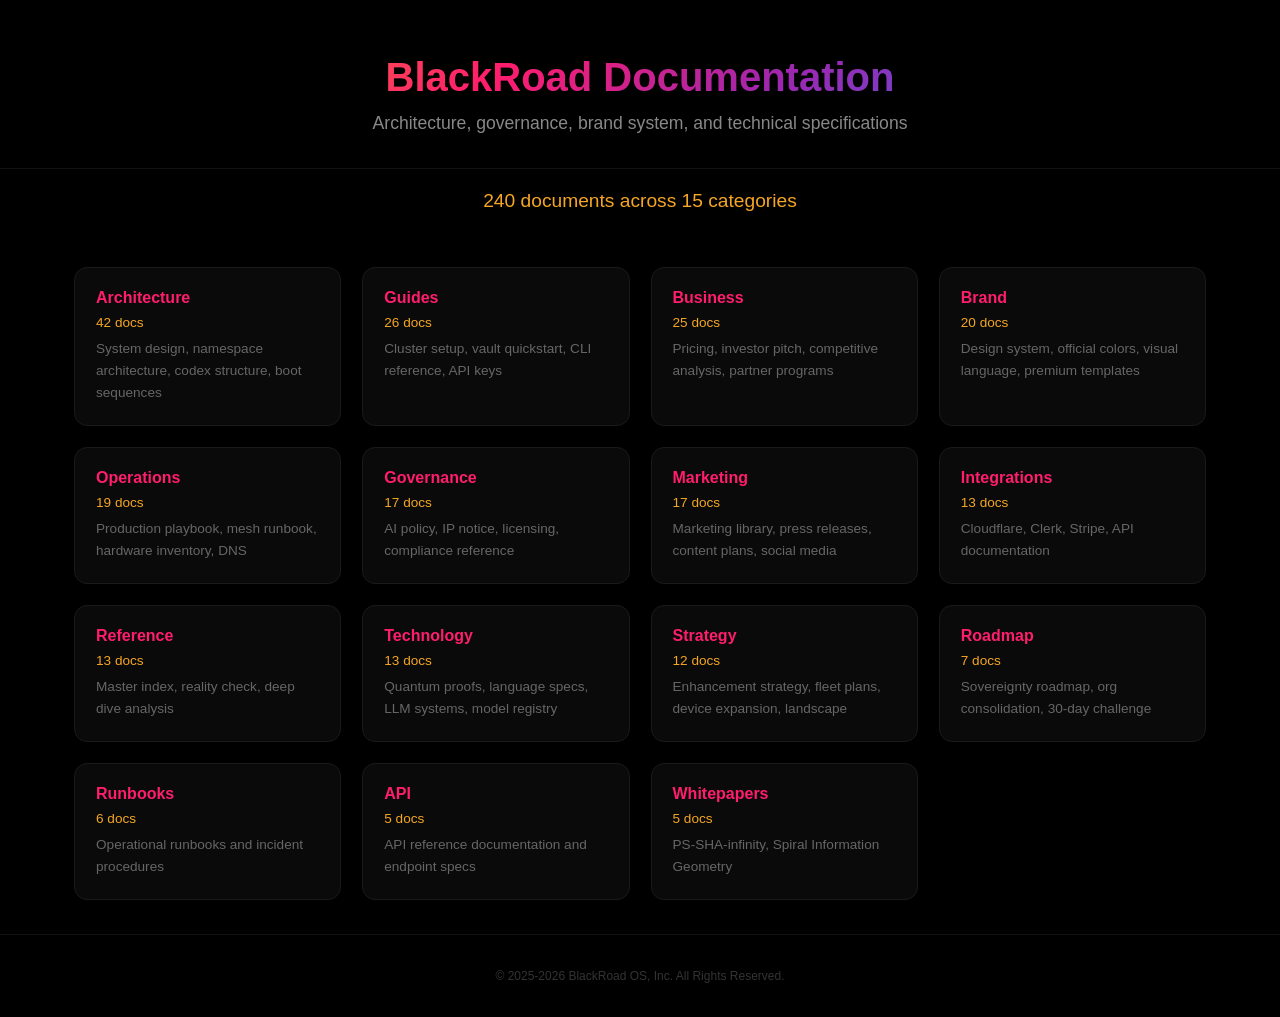
<file: out/index.html>
<!DOCTYPE html>
<html lang="en">
<head>
  <meta charset="UTF-8">
  <meta name="viewport" content="width=device-width, initial-scale=1.0">
  <title>BlackRoad Documentation</title>
  <style>
    * { margin: 0; padding: 0; box-sizing: border-box; }
    body { background: #000; color: #fff; font-family: 'SF Pro Display', -apple-system, sans-serif; min-height: 100vh; }
    .header { padding: 55px 34px 34px; text-align: center; border-bottom: 1px solid #111; }
    h1 { font-size: 2.5rem; margin-bottom: 13px; background: linear-gradient(135deg, #F5A623 0%, #FF1D6C 38.2%, #9C27B0 61.8%, #2979FF 100%); -webkit-background-clip: text; -webkit-text-fill-color: transparent; }
    .subtitle { color: #888; font-size: 1.1rem; }
    .grid { display: grid; grid-template-columns: repeat(auto-fill, minmax(250px, 1fr)); gap: 21px; padding: 34px; max-width: 1200px; margin: 0 auto; }
    .card { background: #0a0a0a; border: 1px solid #1a1a1a; border-radius: 13px; padding: 21px; transition: border-color 0.3s, transform 0.2s; text-decoration: none; display: block; }
    .card:hover { border-color: #FF1D6C; transform: translateY(-2px); }
    .card h3 { color: #FF1D6C; font-size: 1rem; margin-bottom: 8px; text-transform: capitalize; }
    .card .count { color: #F5A623; font-size: 0.85rem; margin-bottom: 8px; }
    .card p { color: #666; font-size: 0.85rem; line-height: 1.618; }
    .footer { text-align: center; padding: 34px; color: #333; font-size: 0.75rem; border-top: 1px solid #111; }
    .total { text-align: center; padding: 21px; color: #F5A623; font-size: 1.2rem; }
    a.card { color: inherit; }
  </style>
</head>
<body>
  <div class="header">
    <h1>BlackRoad Documentation</h1>
    <p class="subtitle">Architecture, governance, brand system, and technical specifications</p>
  </div>
  <div class="total">240 documents across 15 categories</div>
  <div class="grid">
    <a class="card" href="architecture/"><h3>Architecture</h3><div class="count">42 docs</div><p>System design, namespace architecture, codex structure, boot sequences</p></a>
    <a class="card" href="guides/"><h3>Guides</h3><div class="count">26 docs</div><p>Cluster setup, vault quickstart, CLI reference, API keys</p></a>
    <a class="card" href="business/"><h3>Business</h3><div class="count">25 docs</div><p>Pricing, investor pitch, competitive analysis, partner programs</p></a>
    <a class="card" href="brand/"><h3>Brand</h3><div class="count">20 docs</div><p>Design system, official colors, visual language, premium templates</p></a>
    <a class="card" href="operations/"><h3>Operations</h3><div class="count">19 docs</div><p>Production playbook, mesh runbook, hardware inventory, DNS</p></a>
    <a class="card" href="governance/"><h3>Governance</h3><div class="count">17 docs</div><p>AI policy, IP notice, licensing, compliance reference</p></a>
    <a class="card" href="marketing/"><h3>Marketing</h3><div class="count">17 docs</div><p>Marketing library, press releases, content plans, social media</p></a>
    <a class="card" href="integrations/"><h3>Integrations</h3><div class="count">13 docs</div><p>Cloudflare, Clerk, Stripe, API documentation</p></a>
    <a class="card" href="reference/"><h3>Reference</h3><div class="count">13 docs</div><p>Master index, reality check, deep dive analysis</p></a>
    <a class="card" href="technology/"><h3>Technology</h3><div class="count">13 docs</div><p>Quantum proofs, language specs, LLM systems, model registry</p></a>
    <a class="card" href="strategy/"><h3>Strategy</h3><div class="count">12 docs</div><p>Enhancement strategy, fleet plans, device expansion, landscape</p></a>
    <a class="card" href="roadmap/"><h3>Roadmap</h3><div class="count">7 docs</div><p>Sovereignty roadmap, org consolidation, 30-day challenge</p></a>
    <a class="card" href="runbooks/"><h3>Runbooks</h3><div class="count">6 docs</div><p>Operational runbooks and incident procedures</p></a>
    <a class="card" href="api/"><h3>API</h3><div class="count">5 docs</div><p>API reference documentation and endpoint specs</p></a>
    <a class="card" href="whitepapers/"><h3>Whitepapers</h3><div class="count">5 docs</div><p>PS-SHA-infinity, Spiral Information Geometry</p></a>
  </div>
  <div class="footer">&copy; 2025-2026 BlackRoad OS, Inc. All Rights Reserved.</div>
</body>
</html>
</file>
